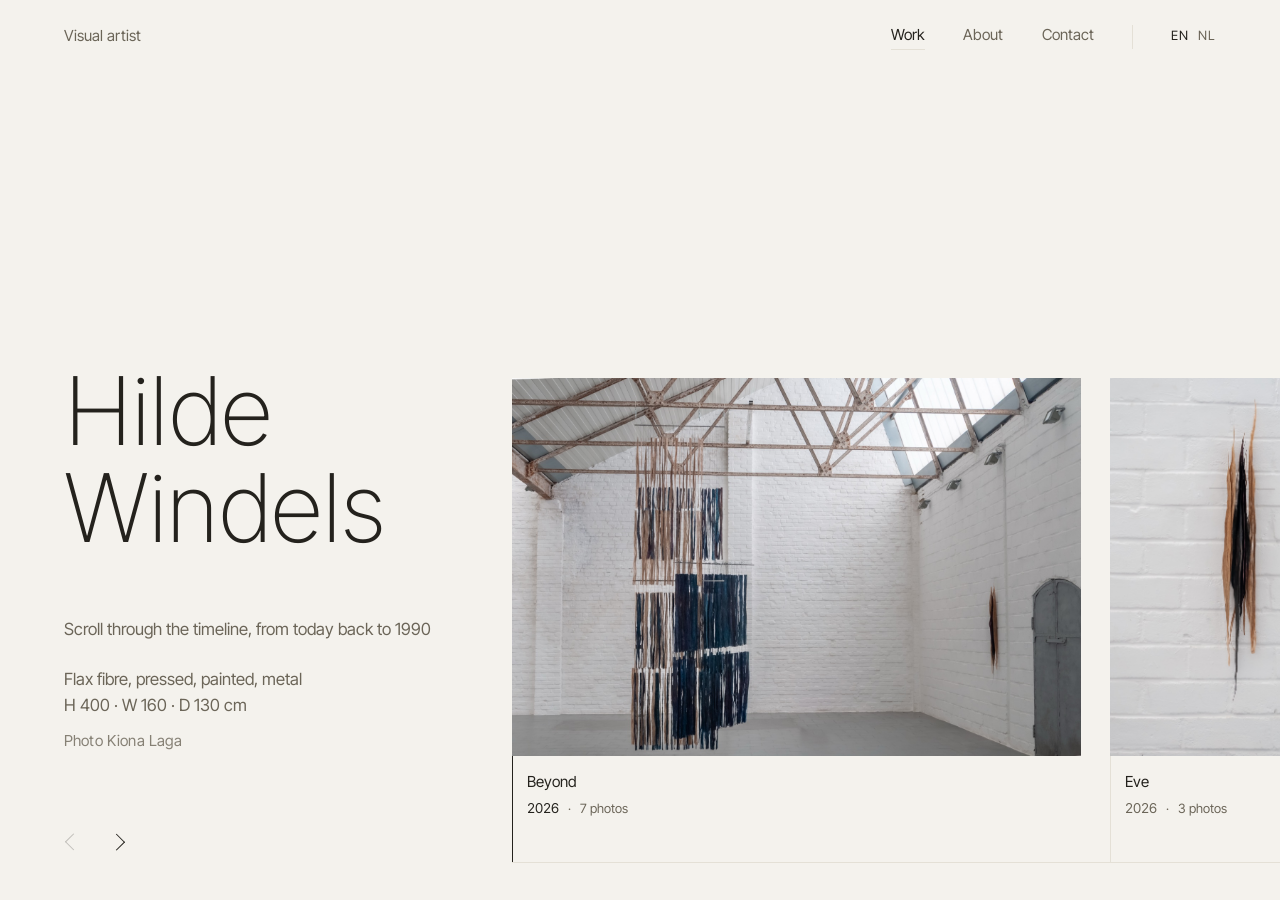
<file: index.html>
<!DOCTYPE html>
<html lang="en">
<head>
  <meta charset="UTF-8" />
  <meta name="viewport" content="width=device-width, initial-scale=1.0" />
  <title>Hilde Windels, visual artist</title>
  <meta name="description" content="The work of Hilde Windels through the years, 1990 to 2026. Visual artist working in flax." />
  <link rel="canonical" href="https://hilde-windels.com/" />
  <link rel="alternate" hreflang="en" href="https://hilde-windels.com/" />
  <link rel="alternate" hreflang="nl" href="https://hilde-windels.com/nl/" />
  <link rel="alternate" hreflang="x-default" href="https://hilde-windels.com/" />

  <!-- Hoe de link eruitziet als hij gedeeld wordt in WhatsApp, mail of sociale media -->
  <meta property="og:type" content="website" />
  <meta property="og:locale" content="en_GB" />
  <meta property="og:site_name" content="Hilde Windels" />
  <meta property="og:url" content="https://hilde-windels.com/" />
  <meta property="og:title" content="Hilde Windels, visual artist" />
  <meta property="og:description" content="The work of Hilde Windels through the years, 1990 to 2026. Visual artist working in flax." />
  <meta property="og:image" content="https://hilde-windels.com/assets/preview.jpg" />
  <meta property="og:image:width" content="1200" />
  <meta property="og:image:height" content="630" />
  <meta property="og:image:alt" content="Detail of a flax work by Hilde Windels" />
  <meta name="twitter:card" content="summary_large_image" />
  <link rel="preconnect" href="https://fonts.googleapis.com" />
  <link rel="preconnect" href="https://fonts.gstatic.com" crossorigin />
  <link href="https://fonts.googleapis.com/css2?family=Inter+Tight:wght@200;300;400;500&display=swap" rel="stylesheet" />
  <link rel="icon" href="favicon.png" type="image/png" />
  <link rel="apple-touch-icon" href="favicon.png" />
  <script type="application/ld+json">
{
  "@context": "https://schema.org",
  "@graph": [
    {
      "@type": "Person",
      "@id": "https://hilde-windels.com/#hilde-windels",
      "name": "Hilde Windels",
      "jobTitle": "Visual artist",
      "url": "https://hilde-windels.com/",
      "image": "https://hilde-windels.com/assets/preview.jpg",
      "birthPlace": {
        "@type": "Place",
        "name": "Tielt, Belgium"
      },
      "address": {
        "@type": "PostalAddress",
        "addressLocality": "Ghent",
        "addressCountry": "BE"
      },
      "knowsAbout": [
        "Flax",
        "Textile art",
        "Visual art"
      ]
    },
    {
      "@type": "WebSite",
      "url": "https://hilde-windels.com/",
      "name": "Hilde Windels",
      "inLanguage": "en",
      "about": {
        "@id": "https://hilde-windels.com/#hilde-windels"
      }
    },
    {
      "@type": "ItemList",
      "name": "Work by Hilde Windels, 1990 to present",
      "numberOfItems": 33,
      "itemListElement": [
        {
          "@type": "ListItem",
          "position": 1,
          "item": {
            "@type": "VisualArtwork",
            "name": "Beyond",
            "dateCreated": "2026",
            "artform": "Textile art",
            "artMedium": "Flax fibre, pressed, painted, metal",
            "creator": {
              "@id": "https://hilde-windels.com/#hilde-windels"
            },
            "image": "https://hilde-windels.com/assets/works/beyond.jpg"
          }
        },
        {
          "@type": "ListItem",
          "position": 2,
          "item": {
            "@type": "VisualArtwork",
            "name": "Eve",
            "dateCreated": "2026",
            "artform": "Textile art",
            "artMedium": "Flax fibre, pressed, painted, pigment, metal",
            "creator": {
              "@id": "https://hilde-windels.com/#hilde-windels"
            },
            "image": "https://hilde-windels.com/assets/works/eve.jpg"
          }
        },
        {
          "@type": "ListItem",
          "position": 3,
          "item": {
            "@type": "VisualArtwork",
            "name": "Environ",
            "dateCreated": "2025",
            "artform": "Textile art",
            "artMedium": "Flax fibre, pressed, charcoal, chalk, pigment, metal",
            "creator": {
              "@id": "https://hilde-windels.com/#hilde-windels"
            },
            "image": "https://hilde-windels.com/assets/works/environ.jpg"
          }
        },
        {
          "@type": "ListItem",
          "position": 4,
          "item": {
            "@type": "VisualArtwork",
            "name": "Reach Out",
            "dateCreated": "2025",
            "artform": "Textile art",
            "artMedium": "Flax fibre, pressed, in different stages of retting",
            "creator": {
              "@id": "https://hilde-windels.com/#hilde-windels"
            },
            "image": "https://hilde-windels.com/assets/works/reach-out.jpg"
          }
        },
        {
          "@type": "ListItem",
          "position": 5,
          "item": {
            "@type": "VisualArtwork",
            "name": "Trace 01 & 02",
            "dateCreated": "2025",
            "artform": "Textile art",
            "artMedium": "Flax fibre, hand-formed and modelled",
            "creator": {
              "@id": "https://hilde-windels.com/#hilde-windels"
            },
            "image": "https://hilde-windels.com/assets/works/trace-01-02.jpg"
          }
        },
        {
          "@type": "ListItem",
          "position": 6,
          "item": {
            "@type": "VisualArtwork",
            "name": "Door-Zicht",
            "dateCreated": "2025",
            "artform": "Textile art",
            "artMedium": "Flax strips, partly painted. Suspended from a metal rod",
            "creator": {
              "@id": "https://hilde-windels.com/#hilde-windels"
            },
            "image": "https://hilde-windels.com/assets/works/door-zicht-3.jpg"
          }
        },
        {
          "@type": "ListItem",
          "position": 7,
          "item": {
            "@type": "VisualArtwork",
            "name": "Change of Perspective",
            "dateCreated": "2021",
            "artform": "Textile art",
            "artMedium": "Assemblage of collages on glass. Flax, painted tissue paper",
            "creator": {
              "@id": "https://hilde-windels.com/#hilde-windels"
            },
            "image": "https://hilde-windels.com/assets/works/change-of-perspective.jpg"
          }
        },
        {
          "@type": "ListItem",
          "position": 8,
          "item": {
            "@type": "VisualArtwork",
            "name": "Hurt",
            "dateCreated": "2019",
            "artform": "Textile art",
            "artMedium": "Flax panels, oil paint, chalk, charcoal. \nInstallation of four pieces.",
            "creator": {
              "@id": "https://hilde-windels.com/#hilde-windels"
            },
            "image": "https://hilde-windels.com/assets/works/hurt.jpg"
          }
        },
        {
          "@type": "ListItem",
          "position": 9,
          "item": {
            "@type": "VisualArtwork",
            "name": "The Light Revealed",
            "dateCreated": "2019",
            "artform": "Textile art",
            "artMedium": "Flax fibre on window. In situ, permanent",
            "creator": {
              "@id": "https://hilde-windels.com/#hilde-windels"
            },
            "image": "https://hilde-windels.com/assets/works/the-light-revealed.jpg"
          }
        },
        {
          "@type": "ListItem",
          "position": 10,
          "item": {
            "@type": "VisualArtwork",
            "name": "Attached",
            "dateCreated": "2019",
            "artform": "Textile art",
            "artMedium": "Bundled flax fibre, cord. Installation against a mulberry tree",
            "creator": {
              "@id": "https://hilde-windels.com/#hilde-windels"
            },
            "image": "https://hilde-windels.com/assets/works/attached.jpg"
          }
        },
        {
          "@type": "ListItem",
          "position": 11,
          "item": {
            "@type": "VisualArtwork",
            "name": "In Between",
            "dateCreated": "2011",
            "artform": "Textile art",
            "artMedium": "Flax strips, metal rods. Transfo, Zwevegem",
            "creator": {
              "@id": "https://hilde-windels.com/#hilde-windels"
            },
            "image": "https://hilde-windels.com/assets/works/in-between.jpg"
          }
        },
        {
          "@type": "ListItem",
          "position": 12,
          "item": {
            "@type": "VisualArtwork",
            "name": "Color Fields",
            "dateCreated": "2011",
            "artform": "Textile art",
            "artMedium": "Coloured flax planes. Transfo, Zwevegem",
            "creator": {
              "@id": "https://hilde-windels.com/#hilde-windels"
            },
            "image": "https://hilde-windels.com/assets/works/color-fields.jpg"
          }
        },
        {
          "@type": "ListItem",
          "position": 13,
          "item": {
            "@type": "VisualArtwork",
            "name": "Shades",
            "dateCreated": "2009",
            "artform": "Textile art",
            "artMedium": "Flax fibre, pressed, in different stages of retting",
            "creator": {
              "@id": "https://hilde-windels.com/#hilde-windels"
            },
            "image": "https://hilde-windels.com/assets/works/shades-2.jpg"
          }
        },
        {
          "@type": "ListItem",
          "position": 14,
          "item": {
            "@type": "VisualArtwork",
            "name": "Circle Line",
            "dateCreated": "2009",
            "artform": "Textile art",
            "artMedium": "Flax fibre. In situ on the floor, Public Library, Harelbeke",
            "creator": {
              "@id": "https://hilde-windels.com/#hilde-windels"
            },
            "image": "https://hilde-windels.com/assets/works/circle-line.jpg"
          }
        },
        {
          "@type": "ListItem",
          "position": 15,
          "item": {
            "@type": "VisualArtwork",
            "name": "Form",
            "dateCreated": "2006",
            "artform": "Textile art",
            "artMedium": "Flax fibre on glass panel",
            "creator": {
              "@id": "https://hilde-windels.com/#hilde-windels"
            },
            "image": "https://hilde-windels.com/assets/works/form.jpg"
          }
        },
        {
          "@type": "ListItem",
          "position": 16,
          "item": {
            "@type": "VisualArtwork",
            "name": "Cut Through",
            "dateCreated": "2005",
            "artform": "Textile art",
            "artMedium": "Flax fibre on window and floor. In situ, Industriemuseum (MIAT), Ghent",
            "creator": {
              "@id": "https://hilde-windels.com/#hilde-windels"
            },
            "image": "https://hilde-windels.com/assets/works/cut-through.jpg"
          }
        },
        {
          "@type": "ListItem",
          "position": 17,
          "item": {
            "@type": "VisualArtwork",
            "name": "Fluent Motion",
            "dateCreated": "2000",
            "artform": "Textile art",
            "artMedium": "Flax fibre. Installation directly on floor and wall. Beguinage, Hoogstraten",
            "creator": {
              "@id": "https://hilde-windels.com/#hilde-windels"
            },
            "image": "https://hilde-windels.com/assets/works/fluent-motion.jpg"
          }
        },
        {
          "@type": "ListItem",
          "position": 18,
          "item": {
            "@type": "VisualArtwork",
            "name": "Mutual",
            "dateCreated": "2000",
            "artform": "Textile art",
            "artMedium": "Flax fibre, thread. Installation. Beguinage, Hoogstraten",
            "creator": {
              "@id": "https://hilde-windels.com/#hilde-windels"
            },
            "image": "https://hilde-windels.com/assets/works/mutual.jpg"
          }
        },
        {
          "@type": "ListItem",
          "position": 19,
          "item": {
            "@type": "VisualArtwork",
            "name": "Related",
            "dateCreated": "2000",
            "artform": "Textile art",
            "artMedium": "Bundled flax fibre, cord. Installation against a yew tree. Beguinage, Hoogstraten",
            "creator": {
              "@id": "https://hilde-windels.com/#hilde-windels"
            },
            "image": "https://hilde-windels.com/assets/works/related.jpg"
          }
        },
        {
          "@type": "ListItem",
          "position": 20,
          "item": {
            "@type": "VisualArtwork",
            "name": "Seven Longings",
            "dateCreated": "2000",
            "artform": "Textile art",
            "artMedium": "Flax fibre, pressed, in different stages of retting. Seven hanging elements. Beguinage, Hoogstraten",
            "creator": {
              "@id": "https://hilde-windels.com/#hilde-windels"
            },
            "image": "https://hilde-windels.com/assets/works/seven-longings.jpg"
          }
        },
        {
          "@type": "ListItem",
          "position": 21,
          "item": {
            "@type": "VisualArtwork",
            "name": "Inner Circle",
            "dateCreated": "1998",
            "artform": "Textile art",
            "artMedium": "Flax fibre on linen, wooden frame",
            "creator": {
              "@id": "https://hilde-windels.com/#hilde-windels"
            },
            "image": "https://hilde-windels.com/assets/works/inner-circle.jpg"
          }
        },
        {
          "@type": "ListItem",
          "position": 22,
          "item": {
            "@type": "VisualArtwork",
            "name": "Sail Away",
            "dateCreated": "1998",
            "artform": "Textile art",
            "artMedium": "Flax fibre on paper collage. 20 elements suspended from tension cables. Molenaarstraat, Ghent",
            "creator": {
              "@id": "https://hilde-windels.com/#hilde-windels"
            },
            "image": "https://hilde-windels.com/assets/works/sail-away.jpg"
          }
        },
        {
          "@type": "ListItem",
          "position": 23,
          "item": {
            "@type": "VisualArtwork",
            "name": "Trace",
            "dateCreated": "1997",
            "artform": "Textile art",
            "artMedium": "Knotted flax fibre around metal wire. André Demedtshuis, Wielsbeke",
            "creator": {
              "@id": "https://hilde-windels.com/#hilde-windels"
            },
            "image": "https://hilde-windels.com/assets/works/trace.jpg"
          }
        },
        {
          "@type": "ListItem",
          "position": 24,
          "item": {
            "@type": "VisualArtwork",
            "name": "To Ground",
            "dateCreated": "1997",
            "artform": "Textile art",
            "artMedium": "Bundled flax with painted feet, corners in sheet metal. Church, Oosterlo",
            "creator": {
              "@id": "https://hilde-windels.com/#hilde-windels"
            },
            "image": "https://hilde-windels.com/assets/works/to-ground.jpg"
          }
        },
        {
          "@type": "ListItem",
          "position": 25,
          "item": {
            "@type": "VisualArtwork",
            "name": "Sojourn",
            "dateCreated": "1997",
            "artform": "Textile art",
            "artMedium": "Bundled flax fibre, linen thread, coil",
            "creator": {
              "@id": "https://hilde-windels.com/#hilde-windels"
            },
            "image": "https://hilde-windels.com/assets/works/sojourn.jpg"
          }
        },
        {
          "@type": "ListItem",
          "position": 26,
          "item": {
            "@type": "VisualArtwork",
            "name": "DreamDay",
            "dateCreated": "1997",
            "artform": "Textile art",
            "artMedium": "Threaded tufts of flax, yarn",
            "creator": {
              "@id": "https://hilde-windels.com/#hilde-windels"
            },
            "image": "https://hilde-windels.com/assets/works/dreamday.jpg"
          }
        },
        {
          "@type": "ListItem",
          "position": 27,
          "item": {
            "@type": "VisualArtwork",
            "name": "The Never Ending Story",
            "dateCreated": "1996",
            "artform": "Textile art",
            "artMedium": "Interwoven flax bundles, linen",
            "creator": {
              "@id": "https://hilde-windels.com/#hilde-windels"
            },
            "image": "https://hilde-windels.com/assets/works/the-never-ending-story.jpg"
          }
        },
        {
          "@type": "ListItem",
          "position": 28,
          "item": {
            "@type": "VisualArtwork",
            "name": "Indigofera",
            "dateCreated": "1996",
            "artform": "Textile art",
            "artMedium": "Hand-formed flax fibre, wooden slats",
            "creator": {
              "@id": "https://hilde-windels.com/#hilde-windels"
            },
            "image": "https://hilde-windels.com/assets/works/indigofera.jpg"
          }
        },
        {
          "@type": "ListItem",
          "position": 29,
          "item": {
            "@type": "VisualArtwork",
            "name": "Your Soul Has Flown Away",
            "dateCreated": "1996",
            "artform": "Textile art",
            "artMedium": "Knotted flax fibre, coil",
            "creator": {
              "@id": "https://hilde-windels.com/#hilde-windels"
            },
            "image": "https://hilde-windels.com/assets/works/your-soul-has-flown-away.jpg"
          }
        },
        {
          "@type": "ListItem",
          "position": 30,
          "item": {
            "@type": "VisualArtwork",
            "name": "Precious Days et Nuits Fauves",
            "dateCreated": "1996",
            "artform": "Textile art",
            "artMedium": "Flax fibre, thread. Installation in front of sheet metal",
            "creator": {
              "@id": "https://hilde-windels.com/#hilde-windels"
            },
            "image": "https://hilde-windels.com/assets/works/precious-days-et-nuits-fauves.jpg"
          }
        },
        {
          "@type": "ListItem",
          "position": 31,
          "item": {
            "@type": "VisualArtwork",
            "name": "A Quiet Place in the Universe",
            "dateCreated": "1992",
            "artform": "Textile art",
            "artMedium": "Flax fibre, wood and metal frame",
            "creator": {
              "@id": "https://hilde-windels.com/#hilde-windels"
            },
            "image": "https://hilde-windels.com/assets/works/a-quiet-place-in-the-universe.jpg"
          }
        },
        {
          "@type": "ListItem",
          "position": 32,
          "item": {
            "@type": "VisualArtwork",
            "name": "Front and Back",
            "dateCreated": "1991",
            "artform": "Textile art",
            "artMedium": "Painted flax fibre, wooden frame",
            "creator": {
              "@id": "https://hilde-windels.com/#hilde-windels"
            },
            "image": "https://hilde-windels.com/assets/works/front-and-back.jpg"
          }
        },
        {
          "@type": "ListItem",
          "position": 33,
          "item": {
            "@type": "VisualArtwork",
            "name": "Untitled",
            "dateCreated": "1990",
            "artform": "Textile art",
            "artMedium": "Painted flax strips (80 pieces) in a metal structure",
            "creator": {
              "@id": "https://hilde-windels.com/#hilde-windels"
            },
            "image": "https://hilde-windels.com/assets/works/zonder-titel-2.jpg"
          }
        }
      ]
    }
  ]
}
  </script>

  <link rel="stylesheet" href="styles.css?v=28" />
</head>
<body class="page page--timeline">

  <header class="bar">
    <p class="bar__role">Visual artist</p>
    <span class="taal taal--balk"><span class="taal__nu" aria-current="true">EN</span><a href="nl/" hreflang="nl" lang="nl" aria-label="Nederlands">NL</a></span>
    <button class="burger" id="burger" type="button" aria-label="Open menu" aria-expanded="false" aria-controls="menu">
      <span></span><span></span>
    </button>
    <nav class="bar__nav" id="menu" aria-label="Main navigation">
      <a href="index.html" class="is-current" aria-current="page">Work</a>
      <a href="about.html">About</a>
      <a href="contact.html">Contact</a>
      <span class="taal"><span class="taal__nu" aria-current="true">EN</span><a href="nl/" hreflang="nl" lang="nl" aria-label="Nederlands">NL</a></span>
    </nav>
  </header>

  <main class="stage">
    <div class="stage__side">
      <h1 class="display">Hilde<br />Windels</h1>
      <p class="display__sub">Scroll through the timeline, from today back to 1990</p>
      <div class="focus" id="focus"><span class="focus__live" aria-live="polite"><span class="d d--materiaal">Flax fibre, pressed, painted, metal</span><span class="d d--maten">H 400 · W 160 · D 130 cm</span><span class="d d--foto">Photo Kiona Laga</span></span></div>
      <div class="bladeren">
        <button class="pijl pijl--vorige" id="tl-vorige" type="button" aria-label="Previous works" disabled></button>
        <button class="pijl pijl--volgende" id="tl-volgende" type="button" aria-label="Next works"></button>
      </div>
    </div>

    <div class="timeline">
      <ol class="tl__list" id="tl">
        <li class="tl__item" data-fotos="/assets/works/beyond.jpg|/assets/works/beyond-2.jpg|/assets/works/beyond-3.jpg|/assets/works/beyond-4.jpg|/assets/works/beyond-5.jpg|/assets/works/beyond-6.jpg|/assets/works/beyond-7.jpg" data-detail="&lt;span class=&quot;d d--materiaal&quot;&gt;Flax fibre, pressed, painted, metal&lt;/span&gt;&lt;span class=&quot;d d--maten&quot;&gt;H 400 · W 160 · D 130 cm&lt;/span&gt;&lt;span class=&quot;d d--foto&quot;&gt;Photo Kiona Laga&lt;/span&gt;" style="--ar:1.5066">
          <button class="tl__frame" type="button" aria-label="View Beyond, 2026, 7 photos"><img src="/assets/works/beyond.jpg" width="1600" height="1062" alt="Beyond, 2026" /></button>
          <div class="tl__cap">
            <h3 class="tl__title">Beyond</h3>
            <span class="tl__regel"><span class="tl__year">2026</span><span class="tl__meer">7 photos</span></span>
          </div>
        </li>
        <li class="tl__item" data-fotos="/assets/works/eve.jpg|/assets/works/eve-2.jpg|/assets/works/eve-3.jpg" data-detail="&lt;span class=&quot;d d--materiaal&quot;&gt;Flax fibre, pressed, painted, pigment, metal&lt;/span&gt;&lt;span class=&quot;d d--maten&quot;&gt;H 140 · W 11 · D 10 cm&lt;/span&gt;&lt;span class=&quot;d d--foto&quot;&gt;Photo Kiona Laga&lt;/span&gt;" style="--ar:0.6637">
          <button class="tl__frame" type="button" aria-label="View Eve, 2026, 3 photos"><img src="/assets/works/eve.jpg" width="1062" height="1600" alt="Eve, 2026" /></button>
          <div class="tl__cap">
            <h3 class="tl__title">Eve</h3>
            <span class="tl__regel"><span class="tl__year">2026</span><span class="tl__meer">3 photos</span></span>
          </div>
        </li>
        <li class="tl__item" data-fotos="/assets/works/environ.jpg|/assets/works/environ-2.jpg|/assets/works/environ-3.jpg|/assets/works/environ-4.jpg" data-detail="&lt;span class=&quot;d d--materiaal&quot;&gt;Flax fibre, pressed, charcoal, chalk, pigment, metal&lt;/span&gt;&lt;span class=&quot;d d--maten&quot;&gt;H 80 · W 50 · D 8 cm&lt;/span&gt;&lt;span class=&quot;d d--foto&quot;&gt;Photo Kiona Laga&lt;/span&gt;" style="--ar:0.6637">
          <button class="tl__frame" type="button" aria-label="View Environ, 2025, 4 photos"><img src="/assets/works/environ.jpg" width="1062" height="1600" alt="Environ, 2025" /></button>
          <div class="tl__cap">
            <h3 class="tl__title">Environ</h3>
            <span class="tl__regel"><span class="tl__year">2025</span><span class="tl__meer">4 photos</span></span>
          </div>
        </li>
        <li class="tl__item" data-fotos="/assets/works/reach-out.jpg|/assets/works/reach-out-2.jpg|/assets/works/reach-out-3.jpg|/assets/works/reach-out-4.jpg|/assets/works/reach-out-5.jpg" data-detail="&lt;span class=&quot;d d--materiaal&quot;&gt;Flax fibre, pressed, in different stages of retting&lt;/span&gt;&lt;span class=&quot;d d--maten&quot;&gt;H 470 · W 300 · D 200 cm&lt;/span&gt;" style="--ar:0.7500">
          <button class="tl__frame" type="button" aria-label="View Reach Out, 2025, 5 photos"><img src="/assets/works/reach-out.jpg" width="1200" height="1600" alt="Reach Out, 2025" /></button>
          <div class="tl__cap">
            <h3 class="tl__title">Reach Out</h3>
            <span class="tl__regel"><span class="tl__year">2025</span><span class="tl__meer">5 photos</span></span>
          </div>
        </li>
        <li class="tl__item" data-fotos="/assets/works/trace-01-02.jpg|/assets/works/trace-01-02-2.jpg|/assets/works/trace-01-02-3.jpg" data-detail="&lt;span class=&quot;d d--materiaal&quot;&gt;Flax fibre, hand-formed and modelled&lt;/span&gt;&lt;span class=&quot;d d--maten&quot;&gt;H 110 · W 48 · D 3 cm&lt;/span&gt;" style="--ar:1.3333">
          <button class="tl__frame" type="button" aria-label="View Trace 01 &amp; 02, 2025, 3 photos"><img src="/assets/works/trace-01-02.jpg" loading="lazy" width="1600" height="1200" alt="Trace 01 &amp; 02, 2025" /></button>
          <div class="tl__cap">
            <h3 class="tl__title">Trace 01 &amp; 02</h3>
            <span class="tl__regel"><span class="tl__year">2025</span><span class="tl__meer">3 photos</span></span>
          </div>
        </li>
        <li class="tl__item" data-fotos="/assets/works/door-zicht-3.jpg|/assets/works/door-zicht.jpg|/assets/works/door-zicht-2.jpg" data-detail="&lt;span class=&quot;d d--materiaal&quot;&gt;Flax strips, partly painted. Suspended from a metal rod&lt;/span&gt;&lt;span class=&quot;d d--maten&quot;&gt;H 152 · W 94 · D 5 cm&lt;/span&gt;" style="--ar:0.6150">
          <button class="tl__frame" type="button" aria-label="View Door-Zicht, 2025, 3 photos"><img src="/assets/works/door-zicht-3.jpg" loading="lazy" width="984" height="1600" alt="Door-Zicht, 2025" /></button>
          <div class="tl__cap">
            <h3 class="tl__title">Door-Zicht</h3>
            <span class="tl__regel"><span class="tl__year">2025</span><span class="tl__meer">3 photos</span></span>
          </div>
        </li>
        <li class="tl__item" data-fotos="/assets/works/change-of-perspective.jpg|/assets/works/change-of-perspective-2.jpg" data-detail="&lt;span class=&quot;d d--materiaal&quot;&gt;Assemblage of collages on glass. Flax, painted tissue paper&lt;/span&gt;&lt;span class=&quot;d d--maten&quot;&gt;H 80 · W 90 · D 10 cm&lt;/span&gt;" style="--ar:0.7131">
          <button class="tl__frame" type="button" aria-label="View Change of Perspective, 2021, 2 photos"><img src="/assets/works/change-of-perspective.jpg" loading="lazy" width="1141" height="1600" alt="Change of Perspective, 2021" /></button>
          <div class="tl__cap">
            <h3 class="tl__title">Change of Perspective</h3>
            <span class="tl__regel"><span class="tl__year">2021</span><span class="tl__meer">2 photos</span></span>
          </div>
        </li>
        <li class="tl__item" data-fotos="/assets/works/hurt.jpg|/assets/works/hurt-2.jpg|/assets/works/hurt-3.jpg|/assets/works/hurt-4.jpg|/assets/works/hurt-5.jpg|/assets/works/hurt-6.jpg" data-detail="&lt;span class=&quot;d d--materiaal&quot;&gt;Flax panels, oil paint, chalk, charcoal. Installation of four pieces&lt;/span&gt;&lt;span class=&quot;d d--maten&quot;&gt;H 120 · W 80 · D 7 cm&lt;/span&gt;" style="--ar:0.7087">
          <button class="tl__frame" type="button" aria-label="View Hurt, 2019, 6 photos"><img src="/assets/works/hurt.jpg" loading="lazy" width="1134" height="1600" alt="Hurt, 2019" /></button>
          <div class="tl__cap">
            <h3 class="tl__title">Hurt</h3>
            <span class="tl__regel"><span class="tl__year">2019</span><span class="tl__meer">6 photos</span></span>
          </div>
        </li>
        <li class="tl__item" data-fotos="/assets/works/the-light-revealed.jpg|/assets/works/the-light-revealed-2.jpg" data-detail="&lt;span class=&quot;d d--materiaal&quot;&gt;Flax fibre on window. In situ, permanent&lt;/span&gt;&lt;span class=&quot;d d--maten&quot;&gt;H 200 · W 230 cm&lt;/span&gt;&lt;span class=&quot;d d--collectie&quot;&gt;Collection Huis Perrekes, Oosterlo&lt;/span&gt;&lt;span class=&quot;d d--foto&quot;&gt;Photo Rudi Clause&lt;/span&gt;" style="--ar:1.3201">
          <button class="tl__frame" type="button" aria-label="View The Light Revealed, 2019, 2 photos"><img src="/assets/works/the-light-revealed.jpg" loading="lazy" width="1600" height="1212" alt="The Light Revealed, 2019" /></button>
          <div class="tl__cap">
            <h3 class="tl__title">The Light Revealed</h3>
            <span class="tl__regel"><span class="tl__year">2019</span><span class="tl__meer">2 photos</span></span>
          </div>
        </li>
        <li class="tl__item" data-fotos="/assets/works/attached.jpg|/assets/works/attached-2.jpg|/assets/works/attached-3.jpg" data-detail="&lt;span class=&quot;d d--materiaal&quot;&gt;Bundled flax fibre, cord. Installation against a mulberry tree&lt;/span&gt;&lt;span class=&quot;d d--maten&quot;&gt;H 240 · W 80 · D 60 cm&lt;/span&gt;&lt;span class=&quot;d d--foto&quot;&gt;Photo Rudi Clause&lt;/span&gt;" style="--ar:2.2130">
          <button class="tl__frame" type="button" aria-label="View Attached, 2019, 3 photos"><img src="/assets/works/attached.jpg" loading="lazy" width="1600" height="723" alt="Attached, 2019" /></button>
          <div class="tl__cap">
            <h3 class="tl__title">Attached</h3>
            <span class="tl__regel"><span class="tl__year">2019</span><span class="tl__meer">3 photos</span></span>
          </div>
        </li>
        <li class="tl__item" data-fotos="/assets/works/in-between.jpg|/assets/works/in-between-2.jpg|/assets/works/in-between-3.jpg" data-detail="&lt;span class=&quot;d d--materiaal&quot;&gt;Flax strips, metal rods. Transfo, Zwevegem&lt;/span&gt;&lt;span class=&quot;d d--maten&quot;&gt;H 310 · W 52 cm&lt;/span&gt;&lt;span class=&quot;d d--foto&quot;&gt;Photo Jeroen Windels&lt;/span&gt;" style="--ar:1.5326">
          <button class="tl__frame" type="button" aria-label="View In Between, 2011, 3 photos"><img src="/assets/works/in-between.jpg" loading="lazy" width="1600" height="1044" alt="In Between, 2011" /></button>
          <div class="tl__cap">
            <h3 class="tl__title">In Between</h3>
            <span class="tl__regel"><span class="tl__year">2011</span><span class="tl__meer">3 photos</span></span>
          </div>
        </li>
        <li class="tl__item" data-fotos="/assets/works/color-fields.jpg" data-detail="&lt;span class=&quot;d d--materiaal&quot;&gt;Coloured flax planes. Transfo, Zwevegem&lt;/span&gt;&lt;span class=&quot;d d--maten&quot;&gt;L 850 · W 250 · H 27 cm&lt;/span&gt;&lt;span class=&quot;d d--foto&quot;&gt;Photo Jeroen Windels&lt;/span&gt;" style="--ar:1.9851">
          <button class="tl__frame" type="button" aria-label="View Color Fields, 2011, photo"><img src="/assets/works/color-fields.jpg" loading="lazy" width="1600" height="806" alt="Color Fields, 2011" /></button>
          <div class="tl__cap">
            <h3 class="tl__title">Color Fields</h3>
            <span class="tl__year">2011</span>
          </div>
        </li>
        <li class="tl__item" data-fotos="/assets/works/shades-2.jpg|/assets/works/shades-3.jpg|/assets/works/shades.jpg" data-detail="&lt;span class=&quot;d d--materiaal&quot;&gt;Flax fibre, pressed, in different stages of retting&lt;/span&gt;&lt;span class=&quot;d d--maten&quot;&gt;H 95 · W 160 · D 15 cm&lt;/span&gt;" style="--ar:0.7500">
          <button class="tl__frame" type="button" aria-label="View Shades, 2009, 3 photos"><img src="/assets/works/shades-2.jpg" loading="lazy" width="1200" height="1600" alt="Shades, 2009" /></button>
          <div class="tl__cap">
            <h3 class="tl__title">Shades</h3>
            <span class="tl__regel"><span class="tl__year">2009</span><span class="tl__meer">3 photos</span></span>
          </div>
        </li>
        <li class="tl__item" data-fotos="/assets/works/circle-line.jpg" data-detail="&lt;span class=&quot;d d--materiaal&quot;&gt;Flax fibre. In situ on the floor, Public Library, Harelbeke&lt;/span&gt;&lt;span class=&quot;d d--maten&quot;&gt;500 × 500 cm&lt;/span&gt;&lt;span class=&quot;d d--foto&quot;&gt;Photo Jeroen Windels&lt;/span&gt;" style="--ar:1.4134">
          <button class="tl__frame" type="button" aria-label="View Circle Line, 2009, photo"><img src="/assets/works/circle-line.jpg" loading="lazy" width="1600" height="1132" alt="Circle Line, 2009" /></button>
          <div class="tl__cap">
            <h3 class="tl__title">Circle Line</h3>
            <span class="tl__year">2009</span>
          </div>
        </li>
        <li class="tl__item" data-fotos="/assets/works/form.jpg|/assets/works/form-2.jpg" data-detail="&lt;span class=&quot;d d--materiaal&quot;&gt;Flax fibre on glass panel&lt;/span&gt;&lt;span class=&quot;d d--maten&quot;&gt;H 79 · W 105 cm&lt;/span&gt;" style="--ar:1.4122">
          <button class="tl__frame" type="button" aria-label="View Form, 2006, 2 photos"><img src="/assets/works/form.jpg" loading="lazy" width="1600" height="1133" alt="Form, 2006" /></button>
          <div class="tl__cap">
            <h3 class="tl__title">Form</h3>
            <span class="tl__regel"><span class="tl__year">2006</span><span class="tl__meer">2 photos</span></span>
          </div>
        </li>
        <li class="tl__item" data-fotos="/assets/works/cut-through.jpg|/assets/works/cut-through-2-recht.jpg|/assets/works/cut-through-3.jpg" data-detail="&lt;span class=&quot;d d--materiaal&quot;&gt;Flax fibre on window and floor. In situ, Industriemuseum (MIAT), Ghent&lt;/span&gt;&lt;span class=&quot;d d--maten&quot;&gt;H 600 · W 1200 cm&lt;/span&gt;&lt;span class=&quot;d d--foto&quot;&gt;Photo Jeroen Windels&lt;/span&gt;" style="--ar:2.3426">
          <button class="tl__frame" type="button" aria-label="View Cut Through, 2005, 3 photos"><img src="/assets/works/cut-through.jpg" loading="lazy" width="1600" height="683" alt="Cut Through, 2005" /></button>
          <div class="tl__cap">
            <h3 class="tl__title">Cut Through</h3>
            <span class="tl__regel"><span class="tl__year">2005</span><span class="tl__meer">3 photos</span></span>
          </div>
        </li>
        <li class="tl__item" data-fotos="/assets/works/fluent-motion.jpg" data-detail="&lt;span class=&quot;d d--materiaal&quot;&gt;Flax fibre. Installation directly on floor and wall. Beguinage, Hoogstraten&lt;/span&gt;&lt;span class=&quot;d d--maten&quot;&gt;Room 440 × 430 cm · H 240 cm&lt;/span&gt;&lt;span class=&quot;d d--foto&quot;&gt;Photo Jeroen Windels&lt;/span&gt;" style="--ar:1.4134">
          <button class="tl__frame" type="button" aria-label="View Fluent Motion, 2000, photo"><img src="/assets/works/fluent-motion.jpg" loading="lazy" width="1600" height="1132" alt="Fluent Motion, 2000" /></button>
          <div class="tl__cap">
            <h3 class="tl__title">Fluent Motion</h3>
            <span class="tl__year">2000</span>
          </div>
        </li>
        <li class="tl__item" data-fotos="/assets/works/mutual.jpg" data-detail="&lt;span class=&quot;d d--materiaal&quot;&gt;Flax fibre, thread. Installation. Beguinage, Hoogstraten&lt;/span&gt;&lt;span class=&quot;d d--maten&quot;&gt;H 14 · W 240 · D 120 cm&lt;/span&gt;&lt;span class=&quot;d d--foto&quot;&gt;Photo Jeroen Windels&lt;/span&gt;" style="--ar:1.4467">
          <button class="tl__frame" type="button" aria-label="View Mutual, 2000, photo"><img src="/assets/works/mutual.jpg" loading="lazy" width="1600" height="1106" alt="Mutual, 2000" /></button>
          <div class="tl__cap">
            <h3 class="tl__title">Mutual</h3>
            <span class="tl__year">2000</span>
          </div>
        </li>
        <li class="tl__item" data-fotos="/assets/works/related.jpg" data-detail="&lt;span class=&quot;d d--materiaal&quot;&gt;Bundled flax fibre, cord. Installation against a yew tree. Beguinage, Hoogstraten&lt;/span&gt;&lt;span class=&quot;d d--maten&quot;&gt;H 230 · W 90 · D 70 cm&lt;/span&gt;&lt;span class=&quot;d d--foto&quot;&gt;Photo Jeroen Windels&lt;/span&gt;" style="--ar:1.4787">
          <button class="tl__frame" type="button" aria-label="View Related, 2000, photo"><img src="/assets/works/related.jpg" loading="lazy" width="1600" height="1082" alt="Related, 2000" /></button>
          <div class="tl__cap">
            <h3 class="tl__title">Related</h3>
            <span class="tl__year">2000</span>
          </div>
        </li>
        <li class="tl__item" data-fotos="/assets/works/seven-longings.jpg|/assets/works/seven-longings-2.jpg|/assets/works/seven-longings-3.jpg" data-detail="&lt;span class=&quot;d d--materiaal&quot;&gt;Flax fibre, pressed, in different stages of retting. Seven hanging elements. Beguinage, Hoogstraten&lt;/span&gt;&lt;span class=&quot;d d--maten&quot;&gt;H 380 · W 120 cm (each)&lt;/span&gt;&lt;span class=&quot;d d--foto&quot;&gt;Photo Jeroen Windels&lt;/span&gt;" style="--ar:0.7100">
          <button class="tl__frame" type="button" aria-label="View Seven Longings, 2000, 3 photos"><img src="/assets/works/seven-longings.jpg" loading="lazy" width="1136" height="1600" alt="Seven Longings, 2000" /></button>
          <div class="tl__cap">
            <h3 class="tl__title">Seven Longings</h3>
            <span class="tl__regel"><span class="tl__year">2000</span><span class="tl__meer">3 photos</span></span>
          </div>
        </li>
        <li class="tl__item" data-fotos="/assets/works/inner-circle.jpg|/assets/works/inner-circle-2.jpg" data-detail="&lt;span class=&quot;d d--materiaal&quot;&gt;Flax fibre on linen, wooden frame&lt;/span&gt;&lt;span class=&quot;d d--maten&quot;&gt;Ø circle 800 cm&lt;/span&gt;&lt;span class=&quot;d d--collectie&quot;&gt;H 70 · W 70 · D 35 cm (each). Collection Industriemuseum (MIAT), Ghent&lt;/span&gt;&lt;span class=&quot;d d--foto&quot;&gt;Photo Jeroen Windels&lt;/span&gt;" style="--ar:2.3290">
          <button class="tl__frame" type="button" aria-label="View Inner Circle, 1998, 2 photos"><img src="/assets/works/inner-circle.jpg" loading="lazy" width="1600" height="687" alt="Inner Circle, 1998" /></button>
          <div class="tl__cap">
            <h3 class="tl__title">Inner Circle</h3>
            <span class="tl__regel"><span class="tl__year">1998</span><span class="tl__meer">2 photos</span></span>
          </div>
        </li>
        <li class="tl__item" data-fotos="/assets/works/sail-away.jpg|/assets/works/sail-away-2.jpg|/assets/works/sail-away-3.jpg" data-detail="&lt;span class=&quot;d d--materiaal&quot;&gt;Flax fibre on paper collage. 20 elements suspended from tension cables. Molenaarstraat, Ghent&lt;/span&gt;&lt;span class=&quot;d d--maten&quot;&gt;H 100 · W 175 cm (each)&lt;/span&gt;&lt;span class=&quot;d d--foto&quot;&gt;Photo Jeroen Windels&lt;/span&gt;" style="--ar:1.4467">
          <button class="tl__frame" type="button" aria-label="View Sail Away, 1998, 3 photos"><img src="/assets/works/sail-away.jpg" loading="lazy" width="1600" height="1106" alt="Sail Away, 1998" /></button>
          <div class="tl__cap">
            <h3 class="tl__title">Sail Away</h3>
            <span class="tl__regel"><span class="tl__year">1998</span><span class="tl__meer">3 photos</span></span>
          </div>
        </li>
        <li class="tl__item" data-fotos="/assets/works/trace.jpg" data-detail="&lt;span class=&quot;d d--materiaal&quot;&gt;Knotted flax fibre around metal wire. André Demedtshuis, Wielsbeke&lt;/span&gt;&lt;span class=&quot;d d--maten&quot;&gt;H variable · W 6 · D 12 cm&lt;/span&gt;" style="--ar:0.6881">
          <button class="tl__frame" type="button" aria-label="View Trace, 1997, photo"><img src="/assets/works/trace.jpg" loading="lazy" width="1101" height="1600" alt="Trace, 1997" /></button>
          <div class="tl__cap">
            <h3 class="tl__title">Trace</h3>
            <span class="tl__year">1997</span>
          </div>
        </li>
        <li class="tl__item" data-fotos="/assets/works/to-ground.jpg|/assets/works/to-ground-2.jpg" data-detail="&lt;span class=&quot;d d--materiaal&quot;&gt;Bundled flax with painted feet, corners in sheet metal. Church, Oosterlo&lt;/span&gt;&lt;span class=&quot;d d--maten&quot;&gt;H 74 · Ø 120 cm&lt;/span&gt;&lt;span class=&quot;d d--foto&quot;&gt;Photo Jeroen Windels&lt;/span&gt;" style="--ar:1.4159">
          <button class="tl__frame" type="button" aria-label="View To Ground, 1997, 2 photos"><img src="/assets/works/to-ground.jpg" loading="lazy" width="1600" height="1130" alt="To Ground, 1997" /></button>
          <div class="tl__cap">
            <h3 class="tl__title">To Ground</h3>
            <span class="tl__regel"><span class="tl__year">1997</span><span class="tl__meer">2 photos</span></span>
          </div>
        </li>
        <li class="tl__item" data-fotos="/assets/works/sojourn.jpg|/assets/works/sojourn-2.jpg" data-detail="&lt;span class=&quot;d d--materiaal&quot;&gt;Bundled flax fibre, linen thread, coil&lt;/span&gt;&lt;span class=&quot;d d--maten&quot;&gt;H 170 · Ø 25–43 cm&lt;/span&gt;" style="--ar:0.5575">
          <button class="tl__frame" type="button" aria-label="View Sojourn, 1997, 2 photos"><img src="/assets/works/sojourn.jpg" loading="lazy" width="892" height="1600" alt="Sojourn, 1997" /></button>
          <div class="tl__cap">
            <h3 class="tl__title">Sojourn</h3>
            <span class="tl__regel"><span class="tl__year">1997</span><span class="tl__meer">2 photos</span></span>
          </div>
        </li>
        <li class="tl__item" data-fotos="/assets/works/dreamday.jpg" data-detail="&lt;span class=&quot;d d--materiaal&quot;&gt;Threaded tufts of flax, yarn&lt;/span&gt;&lt;span class=&quot;d d--maten&quot;&gt;H 170 · W 150 · D 2 cm&lt;/span&gt;&lt;span class=&quot;d d--foto&quot;&gt;Photo Jeroen Windels&lt;/span&gt;" style="--ar:1.4097">
          <button class="tl__frame" type="button" aria-label="View DreamDay, 1997, photo"><img src="/assets/works/dreamday.jpg" loading="lazy" width="1600" height="1135" alt="DreamDay, 1997" /></button>
          <div class="tl__cap">
            <h3 class="tl__title">DreamDay</h3>
            <span class="tl__year">1997</span>
          </div>
        </li>
        <li class="tl__item" data-fotos="/assets/works/the-never-ending-story.jpg|/assets/works/the-never-ending-story-2.jpg" data-detail="&lt;span class=&quot;d d--materiaal&quot;&gt;Interwoven flax bundles, linen&lt;/span&gt;&lt;span class=&quot;d d--maten&quot;&gt;H 7 · W 90 · L 180 cm&lt;/span&gt;&lt;span class=&quot;d d--foto&quot;&gt;Photo Jeroen Windels&lt;/span&gt;" style="--ar:1.4134">
          <button class="tl__frame" type="button" aria-label="View The Never Ending Story, 1996, 2 photos"><img src="/assets/works/the-never-ending-story.jpg" loading="lazy" width="1600" height="1132" alt="The Never Ending Story, 1996" /></button>
          <div class="tl__cap">
            <h3 class="tl__title">The Never Ending Story</h3>
            <span class="tl__regel"><span class="tl__year">1996</span><span class="tl__meer">2 photos</span></span>
          </div>
        </li>
        <li class="tl__item" data-fotos="/assets/works/indigofera.jpg" data-detail="&lt;span class=&quot;d d--materiaal&quot;&gt;Hand-formed flax fibre, wooden slats&lt;/span&gt;&lt;span class=&quot;d d--maten&quot;&gt;H 245 · W 70 · D 0.5 cm&lt;/span&gt;&lt;span class=&quot;d d--foto&quot;&gt;Photo Jeroen Windels&lt;/span&gt;" style="--ar:0.8425">
          <button class="tl__frame" type="button" aria-label="View Indigofera, 1996, photo"><img src="/assets/works/indigofera.jpg" loading="lazy" width="1348" height="1600" alt="Indigofera, 1996" /></button>
          <div class="tl__cap">
            <h3 class="tl__title">Indigofera</h3>
            <span class="tl__year">1996</span>
          </div>
        </li>
        <li class="tl__item" data-fotos="/assets/works/your-soul-has-flown-away.jpg|/assets/works/your-soul-has-flown-away-2.jpg" data-detail="&lt;span class=&quot;d d--materiaal&quot;&gt;Knotted flax fibre, coil&lt;/span&gt;&lt;span class=&quot;d d--maten&quot;&gt;H 4.5 · W 25 · D 18 cm&lt;/span&gt;&lt;span class=&quot;d d--foto&quot;&gt;Photo Jeroen Windels&lt;/span&gt;" style="--ar:0.6594">
          <button class="tl__frame" type="button" aria-label="View Your Soul Has Flown Away, 1996, 2 photos"><img src="/assets/works/your-soul-has-flown-away.jpg" loading="lazy" width="1055" height="1600" alt="Your Soul Has Flown Away, 1996" /></button>
          <div class="tl__cap">
            <h3 class="tl__title">Your Soul Has Flown Away</h3>
            <span class="tl__regel"><span class="tl__year">1996</span><span class="tl__meer">2 photos</span></span>
          </div>
        </li>
        <li class="tl__item" data-fotos="/assets/works/precious-days-et-nuits-fauves.jpg|/assets/works/precious-days-et-nuits-fauves-2.jpg" data-detail="&lt;span class=&quot;d d--materiaal&quot;&gt;Flax fibre, thread. Installation in front of sheet metal&lt;/span&gt;&lt;span class=&quot;d d--maten&quot;&gt;H 14 · W 240 · D 120 cm&lt;/span&gt;&lt;span class=&quot;d d--foto&quot;&gt;Photo Jeroen Windels&lt;/span&gt;" style="--ar:0.5725">
          <button class="tl__frame" type="button" aria-label="View Precious Days et Nuits Fauves, 1996, 2 photos"><img src="/assets/works/precious-days-et-nuits-fauves.jpg" loading="lazy" width="916" height="1600" alt="Precious Days et Nuits Fauves, 1996" /></button>
          <div class="tl__cap">
            <h3 class="tl__title">Precious Days et Nuits Fauves</h3>
            <span class="tl__regel"><span class="tl__year">1996</span><span class="tl__meer">2 photos</span></span>
          </div>
        </li>
        <li class="tl__item" data-fotos="/assets/works/a-quiet-place-in-the-universe.jpg" data-detail="&lt;span class=&quot;d d--materiaal&quot;&gt;Flax fibre, wood and metal frame&lt;/span&gt;&lt;span class=&quot;d d--maten&quot;&gt;H 205 · W 90 · D 70 cm&lt;/span&gt;&lt;span class=&quot;d d--foto&quot;&gt;Photo Jeroen Windels&lt;/span&gt;" style="--ar:0.7250">
          <button class="tl__frame" type="button" aria-label="View A Quiet Place in the Universe, 1992, photo"><img src="/assets/works/a-quiet-place-in-the-universe.jpg" loading="lazy" width="1160" height="1600" alt="A Quiet Place in the Universe, 1992" /></button>
          <div class="tl__cap">
            <h3 class="tl__title">A Quiet Place in the Universe</h3>
            <span class="tl__year">1992</span>
          </div>
        </li>
        <li class="tl__item" data-fotos="/assets/works/front-and-back.jpg" data-detail="&lt;span class=&quot;d d--materiaal&quot;&gt;Painted flax fibre, wooden frame&lt;/span&gt;&lt;span class=&quot;d d--maten&quot;&gt;H 150 · W 150 · D 7 cm&lt;/span&gt;&lt;span class=&quot;d d--foto&quot;&gt;Photo Jeroen Windels&lt;/span&gt;" style="--ar:1.4506">
          <button class="tl__frame" type="button" aria-label="View Front and Back, 1991, photo"><img src="/assets/works/front-and-back.jpg" loading="lazy" width="1600" height="1103" alt="Front and Back, 1991" /></button>
          <div class="tl__cap">
            <h3 class="tl__title">Front and Back</h3>
            <span class="tl__year">1991</span>
          </div>
        </li>
        <li class="tl__item" data-fotos="/assets/works/zonder-titel-2.jpg|/assets/works/zonder-titel-3.jpg|/assets/works/zonder-titel.jpg" data-detail="&lt;span class=&quot;d d--materiaal&quot;&gt;Painted flax strips (80 pieces) in a metal structure&lt;/span&gt;&lt;span class=&quot;d d--maten&quot;&gt;H 380 · W 120 · D 80 cm&lt;/span&gt;&lt;span class=&quot;d d--foto&quot;&gt;Photo Jeroen Windels&lt;/span&gt;" style="--ar:0.5650">
          <button class="tl__frame" type="button" aria-label="View Untitled, 1990, 3 photos"><img src="/assets/works/zonder-titel-2.jpg" loading="lazy" width="904" height="1600" alt="Untitled, 1990" /></button>
          <div class="tl__cap">
            <h3 class="tl__title">Untitled</h3>
            <span class="tl__regel"><span class="tl__year">1990</span><span class="tl__meer">3 photos</span></span>
          </div>
        </li>
      </ol>
    </div>
  </main>

  <div class="kijker" id="kijker" tabindex="-1" hidden>
    <button class="kijker__sluit" id="kijker-sluit" type="button" aria-label="Close"></button>
    <button class="pijl pijl--vorige kijker__pijl kijker__pijl--vorige" id="kijker-vorige" type="button" aria-label="Previous photo"></button>
    <figure class="kijker__fig">
      <img id="kijker-img" alt="" />
      <figcaption class="kijker__cap">
        <span class="kijker__kop"><span class="kijker__titel" id="kijker-titel"></span><span class="kijker__jaar" id="kijker-jaar"></span></span>
        <span class="kijker__detail" id="kijker-detail"></span>
        <span class="kijker__teller" id="kijker-teller"></span>
      </figcaption>
    </figure>
    <button class="pijl pijl--volgende kijker__pijl kijker__pijl--volgende" id="kijker-volgende" type="button" aria-label="Next photo"></button>
  </div>


  <script src="script.js?v=28"></script>
</body>
</html>
</file>
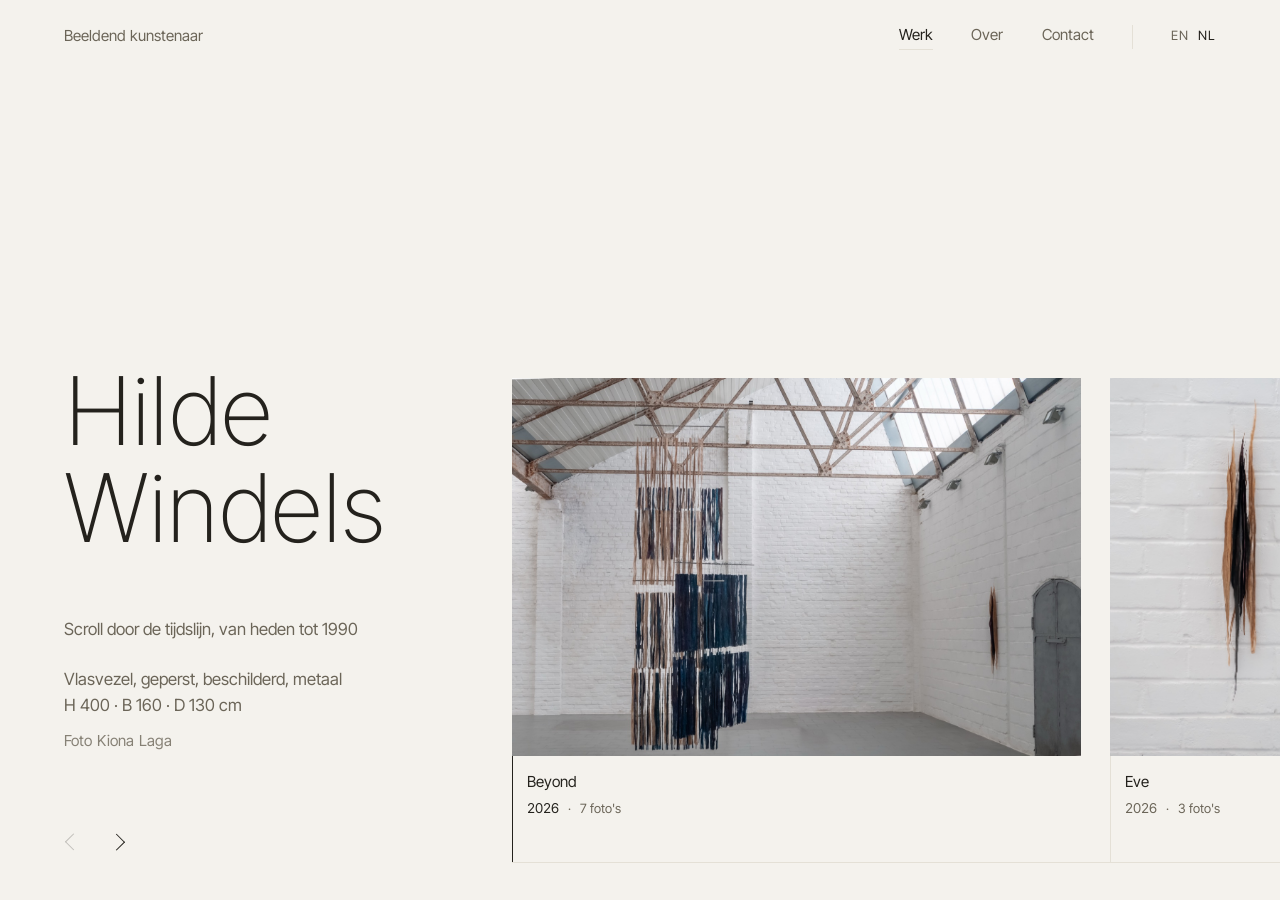
<file: nl/index.html>
<!DOCTYPE html>
<html lang="nl">
<head>
  <meta charset="UTF-8" />
  <meta name="viewport" content="width=device-width, initial-scale=1.0" />
  <title>Hilde Windels, beeldend kunstenaar</title>
  <meta name="description" content="Het werk van Hilde Windels doorheen de jaren, 1990 tot 2026. Beeldend kunstenaar, werk in vlas." />
  <link rel="canonical" href="https://hilde-windels.com/nl/" />
  <link rel="alternate" hreflang="en" href="https://hilde-windels.com/" />
  <link rel="alternate" hreflang="nl" href="https://hilde-windels.com/nl/" />
  <link rel="alternate" hreflang="x-default" href="https://hilde-windels.com/" />

  <!-- Hoe de link eruitziet als hij gedeeld wordt in WhatsApp, mail of sociale media -->
  <meta property="og:type" content="website" />
  <meta property="og:locale" content="nl_BE" />
  <meta property="og:site_name" content="Hilde Windels" />
  <meta property="og:url" content="https://hilde-windels.com/nl/" />
  <meta property="og:title" content="Hilde Windels, beeldend kunstenaar" />
  <meta property="og:description" content="Het werk van Hilde Windels doorheen de jaren, 1990 tot 2026. Beeldend kunstenaar, werk in vlas." />
  <meta property="og:image" content="https://hilde-windels.com/assets/preview.jpg" />
  <meta property="og:image:width" content="1200" />
  <meta property="og:image:height" content="630" />
  <meta property="og:image:alt" content="Detail van een werk in vlas van Hilde Windels" />
  <meta name="twitter:card" content="summary_large_image" />
  <link rel="preconnect" href="https://fonts.googleapis.com" />
  <link rel="preconnect" href="https://fonts.gstatic.com" crossorigin />
  <link href="https://fonts.googleapis.com/css2?family=Inter+Tight:wght@200;300;400;500&display=swap" rel="stylesheet" />
  <link rel="icon" href="../favicon.png" type="image/png" />
  <link rel="apple-touch-icon" href="../favicon.png" />
  <script type="application/ld+json">
{
  "@context": "https://schema.org",
  "@graph": [
    {
      "@type": "Person",
      "@id": "https://hilde-windels.com/#hilde-windels",
      "name": "Hilde Windels",
      "jobTitle": "Beeldend kunstenaar",
      "url": "https://hilde-windels.com/",
      "image": "https://hilde-windels.com/assets/preview.jpg",
      "birthPlace": {
        "@type": "Place",
        "name": "Tielt, Belgium"
      },
      "address": {
        "@type": "PostalAddress",
        "addressLocality": "Ghent",
        "addressCountry": "BE"
      },
      "knowsAbout": [
        "Flax",
        "Textile art",
        "Visual art"
      ]
    },
    {
      "@type": "WebSite",
      "url": "https://hilde-windels.com/nl/",
      "name": "Hilde Windels",
      "inLanguage": "nl",
      "about": {
        "@id": "https://hilde-windels.com/#hilde-windels"
      }
    },
    {
      "@type": "ItemList",
      "name": "Werk van Hilde Windels, 1990 tot heden",
      "numberOfItems": 33,
      "itemListElement": [
        {
          "@type": "ListItem",
          "position": 1,
          "item": {
            "@type": "VisualArtwork",
            "name": "Beyond",
            "dateCreated": "2026",
            "artform": "Textile art",
            "artMedium": "Vlasvezel, geperst, beschilderd, metaal",
            "creator": {
              "@id": "https://hilde-windels.com/#hilde-windels"
            },
            "image": "https://hilde-windels.com/assets/works/beyond.jpg"
          }
        },
        {
          "@type": "ListItem",
          "position": 2,
          "item": {
            "@type": "VisualArtwork",
            "name": "Eve",
            "dateCreated": "2026",
            "artform": "Textile art",
            "artMedium": "Vlasvezel, geperst, beschilderd, pigment, metaal",
            "creator": {
              "@id": "https://hilde-windels.com/#hilde-windels"
            },
            "image": "https://hilde-windels.com/assets/works/eve.jpg"
          }
        },
        {
          "@type": "ListItem",
          "position": 3,
          "item": {
            "@type": "VisualArtwork",
            "name": "Environ",
            "dateCreated": "2025",
            "artform": "Textile art",
            "artMedium": "Vlasvezel, geperst, houtskool, krijt, pigment, metaal",
            "creator": {
              "@id": "https://hilde-windels.com/#hilde-windels"
            },
            "image": "https://hilde-windels.com/assets/works/environ.jpg"
          }
        },
        {
          "@type": "ListItem",
          "position": 4,
          "item": {
            "@type": "VisualArtwork",
            "name": "Reach Out",
            "dateCreated": "2025",
            "artform": "Textile art",
            "artMedium": "Vlasvezel, geperst, verschillende rotingen",
            "creator": {
              "@id": "https://hilde-windels.com/#hilde-windels"
            },
            "image": "https://hilde-windels.com/assets/works/reach-out.jpg"
          }
        },
        {
          "@type": "ListItem",
          "position": 5,
          "item": {
            "@type": "VisualArtwork",
            "name": "Trace 01 & 02",
            "dateCreated": "2025",
            "artform": "Textile art",
            "artMedium": "Vlasvezel, geschept en gemodelleerd",
            "creator": {
              "@id": "https://hilde-windels.com/#hilde-windels"
            },
            "image": "https://hilde-windels.com/assets/works/trace-01-02.jpg"
          }
        },
        {
          "@type": "ListItem",
          "position": 6,
          "item": {
            "@type": "VisualArtwork",
            "name": "Door-Zicht",
            "dateCreated": "2025",
            "artform": "Textile art",
            "artMedium": "Vlasstroken, deels beschilderd. Hangend aan metalen staaf",
            "creator": {
              "@id": "https://hilde-windels.com/#hilde-windels"
            },
            "image": "https://hilde-windels.com/assets/works/door-zicht-3.jpg"
          }
        },
        {
          "@type": "ListItem",
          "position": 7,
          "item": {
            "@type": "VisualArtwork",
            "name": "Change of Perspective",
            "dateCreated": "2021",
            "artform": "Textile art",
            "artMedium": "Assemblage van collages op glas. Vlas, beschilderd zijdepapier",
            "creator": {
              "@id": "https://hilde-windels.com/#hilde-windels"
            },
            "image": "https://hilde-windels.com/assets/works/change-of-perspective.jpg"
          }
        },
        {
          "@type": "ListItem",
          "position": 8,
          "item": {
            "@type": "VisualArtwork",
            "name": "Hurt",
            "dateCreated": "2019",
            "artform": "Textile art",
            "artMedium": "Vlaspanelen, olieverf, krijt, houtskool. \nInstallatie van vier stuks.",
            "creator": {
              "@id": "https://hilde-windels.com/#hilde-windels"
            },
            "image": "https://hilde-windels.com/assets/works/hurt.jpg"
          }
        },
        {
          "@type": "ListItem",
          "position": 9,
          "item": {
            "@type": "VisualArtwork",
            "name": "The Light Revealed",
            "dateCreated": "2019",
            "artform": "Textile art",
            "artMedium": "Vlasvezel op raam. In situ, permanent",
            "creator": {
              "@id": "https://hilde-windels.com/#hilde-windels"
            },
            "image": "https://hilde-windels.com/assets/works/the-light-revealed.jpg"
          }
        },
        {
          "@type": "ListItem",
          "position": 10,
          "item": {
            "@type": "VisualArtwork",
            "name": "Attached",
            "dateCreated": "2019",
            "artform": "Textile art",
            "artMedium": "Gebundeld vlasvezel, koord. Installatie tegen moerbeiboom",
            "creator": {
              "@id": "https://hilde-windels.com/#hilde-windels"
            },
            "image": "https://hilde-windels.com/assets/works/attached.jpg"
          }
        },
        {
          "@type": "ListItem",
          "position": 11,
          "item": {
            "@type": "VisualArtwork",
            "name": "In Between",
            "dateCreated": "2011",
            "artform": "Textile art",
            "artMedium": "Vlasstroken, metalen staven. Transfo, Zwevegem",
            "creator": {
              "@id": "https://hilde-windels.com/#hilde-windels"
            },
            "image": "https://hilde-windels.com/assets/works/in-between.jpg"
          }
        },
        {
          "@type": "ListItem",
          "position": 12,
          "item": {
            "@type": "VisualArtwork",
            "name": "Color Fields",
            "dateCreated": "2011",
            "artform": "Textile art",
            "artMedium": "Gekleurde vlasvlakken. Transfo, Zwevegem",
            "creator": {
              "@id": "https://hilde-windels.com/#hilde-windels"
            },
            "image": "https://hilde-windels.com/assets/works/color-fields.jpg"
          }
        },
        {
          "@type": "ListItem",
          "position": 13,
          "item": {
            "@type": "VisualArtwork",
            "name": "Shades",
            "dateCreated": "2009",
            "artform": "Textile art",
            "artMedium": "Vlasvezel, geperst, verschillende rotingen",
            "creator": {
              "@id": "https://hilde-windels.com/#hilde-windels"
            },
            "image": "https://hilde-windels.com/assets/works/shades-2.jpg"
          }
        },
        {
          "@type": "ListItem",
          "position": 14,
          "item": {
            "@type": "VisualArtwork",
            "name": "Circle Line",
            "dateCreated": "2009",
            "artform": "Textile art",
            "artMedium": "Vlasvezel. In situ op vloer, Bibliotheek Harelbeke",
            "creator": {
              "@id": "https://hilde-windels.com/#hilde-windels"
            },
            "image": "https://hilde-windels.com/assets/works/circle-line.jpg"
          }
        },
        {
          "@type": "ListItem",
          "position": 15,
          "item": {
            "@type": "VisualArtwork",
            "name": "Form",
            "dateCreated": "2006",
            "artform": "Textile art",
            "artMedium": "Vlasvezel op glasplaat",
            "creator": {
              "@id": "https://hilde-windels.com/#hilde-windels"
            },
            "image": "https://hilde-windels.com/assets/works/form.jpg"
          }
        },
        {
          "@type": "ListItem",
          "position": 16,
          "item": {
            "@type": "VisualArtwork",
            "name": "Cut Through",
            "dateCreated": "2005",
            "artform": "Textile art",
            "artMedium": "Vlasvezel op raam en vloer. In situ, Industriemuseum (MIAT) Gent",
            "creator": {
              "@id": "https://hilde-windels.com/#hilde-windels"
            },
            "image": "https://hilde-windels.com/assets/works/cut-through.jpg"
          }
        },
        {
          "@type": "ListItem",
          "position": 17,
          "item": {
            "@type": "VisualArtwork",
            "name": "Fluent Motion",
            "dateCreated": "2000",
            "artform": "Textile art",
            "artMedium": "Vlasvezel. Installatie rechtstreeks op vloer en wand. Begijnhof, Hoogstraten",
            "creator": {
              "@id": "https://hilde-windels.com/#hilde-windels"
            },
            "image": "https://hilde-windels.com/assets/works/fluent-motion.jpg"
          }
        },
        {
          "@type": "ListItem",
          "position": 18,
          "item": {
            "@type": "VisualArtwork",
            "name": "Mutual",
            "dateCreated": "2000",
            "artform": "Textile art",
            "artMedium": "Vlasvezel, draad. Installatie. Begijnhof, Hoogstraten",
            "creator": {
              "@id": "https://hilde-windels.com/#hilde-windels"
            },
            "image": "https://hilde-windels.com/assets/works/mutual.jpg"
          }
        },
        {
          "@type": "ListItem",
          "position": 19,
          "item": {
            "@type": "VisualArtwork",
            "name": "Related",
            "dateCreated": "2000",
            "artform": "Textile art",
            "artMedium": "Gebundeld vlasvezel, koord. Installatie tegen taxusboom. Begijnhof, Hoogstraten",
            "creator": {
              "@id": "https://hilde-windels.com/#hilde-windels"
            },
            "image": "https://hilde-windels.com/assets/works/related.jpg"
          }
        },
        {
          "@type": "ListItem",
          "position": 20,
          "item": {
            "@type": "VisualArtwork",
            "name": "Seven Longings",
            "dateCreated": "2000",
            "artform": "Textile art",
            "artMedium": "Vlasvezel, geperst, verschillende rotingen. Zeven hangende elementen. Begijnhof, Hoogstraten",
            "creator": {
              "@id": "https://hilde-windels.com/#hilde-windels"
            },
            "image": "https://hilde-windels.com/assets/works/seven-longings.jpg"
          }
        },
        {
          "@type": "ListItem",
          "position": 21,
          "item": {
            "@type": "VisualArtwork",
            "name": "Inner Circle",
            "dateCreated": "1998",
            "artform": "Textile art",
            "artMedium": "Vlasvezel op linnen, houten geraamte",
            "creator": {
              "@id": "https://hilde-windels.com/#hilde-windels"
            },
            "image": "https://hilde-windels.com/assets/works/inner-circle.jpg"
          }
        },
        {
          "@type": "ListItem",
          "position": 22,
          "item": {
            "@type": "VisualArtwork",
            "name": "Sail Away",
            "dateCreated": "1998",
            "artform": "Textile art",
            "artMedium": "Vlasvezel op papiercollage. 20 hangende elementen aan spankabels. Molenaarstraat, Gent",
            "creator": {
              "@id": "https://hilde-windels.com/#hilde-windels"
            },
            "image": "https://hilde-windels.com/assets/works/sail-away.jpg"
          }
        },
        {
          "@type": "ListItem",
          "position": 23,
          "item": {
            "@type": "VisualArtwork",
            "name": "Trace",
            "dateCreated": "1997",
            "artform": "Textile art",
            "artMedium": "Geknoopte vlasvezel rond metaaldraad. André Demedtshuis, Wielsbeke",
            "creator": {
              "@id": "https://hilde-windels.com/#hilde-windels"
            },
            "image": "https://hilde-windels.com/assets/works/trace.jpg"
          }
        },
        {
          "@type": "ListItem",
          "position": 24,
          "item": {
            "@type": "VisualArtwork",
            "name": "To Ground",
            "dateCreated": "1997",
            "artform": "Textile art",
            "artMedium": "Gebundeld vlas met geverfde voeten, hoeken in metaalplaat. Kerk, Oosterlo",
            "creator": {
              "@id": "https://hilde-windels.com/#hilde-windels"
            },
            "image": "https://hilde-windels.com/assets/works/to-ground.jpg"
          }
        },
        {
          "@type": "ListItem",
          "position": 25,
          "item": {
            "@type": "VisualArtwork",
            "name": "Sojourn",
            "dateCreated": "1997",
            "artform": "Textile art",
            "artMedium": "Gebundelde vlasvezel, linnen draad, coil",
            "creator": {
              "@id": "https://hilde-windels.com/#hilde-windels"
            },
            "image": "https://hilde-windels.com/assets/works/sojourn.jpg"
          }
        },
        {
          "@type": "ListItem",
          "position": 26,
          "item": {
            "@type": "VisualArtwork",
            "name": "DreamDay",
            "dateCreated": "1997",
            "artform": "Textile art",
            "artMedium": "Geregen vlasplukjes, garen",
            "creator": {
              "@id": "https://hilde-windels.com/#hilde-windels"
            },
            "image": "https://hilde-windels.com/assets/works/dreamday.jpg"
          }
        },
        {
          "@type": "ListItem",
          "position": 27,
          "item": {
            "@type": "VisualArtwork",
            "name": "The Never Ending Story",
            "dateCreated": "1996",
            "artform": "Textile art",
            "artMedium": "Doorgeweven vlasbundels, linnen",
            "creator": {
              "@id": "https://hilde-windels.com/#hilde-windels"
            },
            "image": "https://hilde-windels.com/assets/works/the-never-ending-story.jpg"
          }
        },
        {
          "@type": "ListItem",
          "position": 28,
          "item": {
            "@type": "VisualArtwork",
            "name": "Indigofera",
            "dateCreated": "1996",
            "artform": "Textile art",
            "artMedium": "Geschepte vlasvezel, houten latten",
            "creator": {
              "@id": "https://hilde-windels.com/#hilde-windels"
            },
            "image": "https://hilde-windels.com/assets/works/indigofera.jpg"
          }
        },
        {
          "@type": "ListItem",
          "position": 29,
          "item": {
            "@type": "VisualArtwork",
            "name": "Your Soul Has Flown Away",
            "dateCreated": "1996",
            "artform": "Textile art",
            "artMedium": "Geknoopte vlasvezel, coil",
            "creator": {
              "@id": "https://hilde-windels.com/#hilde-windels"
            },
            "image": "https://hilde-windels.com/assets/works/your-soul-has-flown-away.jpg"
          }
        },
        {
          "@type": "ListItem",
          "position": 30,
          "item": {
            "@type": "VisualArtwork",
            "name": "Precious Days et Nuits Fauves",
            "dateCreated": "1996",
            "artform": "Textile art",
            "artMedium": "Vlasvezel, draad. Installatie voor metaalplaat",
            "creator": {
              "@id": "https://hilde-windels.com/#hilde-windels"
            },
            "image": "https://hilde-windels.com/assets/works/precious-days-et-nuits-fauves.jpg"
          }
        },
        {
          "@type": "ListItem",
          "position": 31,
          "item": {
            "@type": "VisualArtwork",
            "name": "A Quiet Place in the Universe",
            "dateCreated": "1992",
            "artform": "Textile art",
            "artMedium": "Vlasvezel, hout- en metaalgeraamte",
            "creator": {
              "@id": "https://hilde-windels.com/#hilde-windels"
            },
            "image": "https://hilde-windels.com/assets/works/a-quiet-place-in-the-universe.jpg"
          }
        },
        {
          "@type": "ListItem",
          "position": 32,
          "item": {
            "@type": "VisualArtwork",
            "name": "Front and Back",
            "dateCreated": "1991",
            "artform": "Textile art",
            "artMedium": "Beschilderde vlasvezel, houten raam",
            "creator": {
              "@id": "https://hilde-windels.com/#hilde-windels"
            },
            "image": "https://hilde-windels.com/assets/works/front-and-back.jpg"
          }
        },
        {
          "@type": "ListItem",
          "position": 33,
          "item": {
            "@type": "VisualArtwork",
            "name": "Zonder titel",
            "dateCreated": "1990",
            "artform": "Textile art",
            "artMedium": "Beschilderde vlasstroken (80 stuks) in metaalconstructie",
            "creator": {
              "@id": "https://hilde-windels.com/#hilde-windels"
            },
            "image": "https://hilde-windels.com/assets/works/zonder-titel-2.jpg"
          }
        }
      ]
    }
  ]
}
  </script>

  <link rel="stylesheet" href="../styles.css?v=28" />
</head>
<body class="page page--timeline">

  <header class="bar">
    <p class="bar__role">Beeldend kunstenaar</p>
    <span class="taal taal--balk"><a href="../" hreflang="en" lang="en" aria-label="English">EN</a><span class="taal__nu" aria-current="true">NL</span></span>
    <button class="burger" id="burger" type="button" aria-label="Menu openen" aria-expanded="false" aria-controls="menu">
      <span></span><span></span>
    </button>
    <nav class="bar__nav" id="menu" aria-label="Hoofdnavigatie">
      <a href="index.html" class="is-current" aria-current="page">Werk</a>
      <a href="over-mij.html">Over</a>
      <a href="contact.html">Contact</a>
      <span class="taal"><a href="../" hreflang="en" lang="en" aria-label="English">EN</a><span class="taal__nu" aria-current="true">NL</span></span>
    </nav>
  </header>

  <main class="stage">
    <div class="stage__side">
      <h1 class="display">Hilde<br />Windels</h1>
      <p class="display__sub">Scroll door de tijdslijn, van heden tot 1990</p>
      <div class="focus" id="focus"><span class="focus__live" aria-live="polite"><span class="d d--materiaal">Vlasvezel, geperst, beschilderd, metaal</span><span class="d d--maten">H 400 · B 160 · D 130 cm</span><span class="d d--foto">Foto Kiona Laga</span></span></div>
      <div class="bladeren">
        <button class="pijl pijl--vorige" id="tl-vorige" type="button" aria-label="Vorige werken" disabled></button>
        <button class="pijl pijl--volgende" id="tl-volgende" type="button" aria-label="Volgende werken"></button>
      </div>
    </div>

    <div class="timeline">
      <ol class="tl__list" id="tl">
        <li class="tl__item" data-fotos="/assets/works/beyond.jpg|/assets/works/beyond-2.jpg|/assets/works/beyond-3.jpg|/assets/works/beyond-4.jpg|/assets/works/beyond-5.jpg|/assets/works/beyond-6.jpg|/assets/works/beyond-7.jpg" data-detail="&lt;span class=&quot;d d--materiaal&quot;&gt;Vlasvezel, geperst, beschilderd, metaal&lt;/span&gt;&lt;span class=&quot;d d--maten&quot;&gt;H 400 · B 160 · D 130 cm&lt;/span&gt;&lt;span class=&quot;d d--foto&quot;&gt;Foto Kiona Laga&lt;/span&gt;" style="--ar:1.5066">
          <button class="tl__frame" type="button" aria-label="Beyond, 2026, 7 foto's bekijken"><img src="/assets/works/beyond.jpg" width="1600" height="1062" alt="Beyond, 2026" /></button>
          <div class="tl__cap">
            <h3 class="tl__title">Beyond</h3>
            <span class="tl__regel"><span class="tl__year">2026</span><span class="tl__meer">7 foto's</span></span>
          </div>
        </li>
        <li class="tl__item" data-fotos="/assets/works/eve.jpg|/assets/works/eve-2.jpg|/assets/works/eve-3.jpg" data-detail="&lt;span class=&quot;d d--materiaal&quot;&gt;Vlasvezel, geperst, beschilderd, pigment, metaal&lt;/span&gt;&lt;span class=&quot;d d--maten&quot;&gt;H 140 · B 11 · D 10 cm&lt;/span&gt;&lt;span class=&quot;d d--foto&quot;&gt;Foto Kiona Laga&lt;/span&gt;" style="--ar:0.6637">
          <button class="tl__frame" type="button" aria-label="Eve, 2026, 3 foto's bekijken"><img src="/assets/works/eve.jpg" width="1062" height="1600" alt="Eve, 2026" /></button>
          <div class="tl__cap">
            <h3 class="tl__title">Eve</h3>
            <span class="tl__regel"><span class="tl__year">2026</span><span class="tl__meer">3 foto's</span></span>
          </div>
        </li>
        <li class="tl__item" data-fotos="/assets/works/environ.jpg|/assets/works/environ-2.jpg|/assets/works/environ-3.jpg|/assets/works/environ-4.jpg" data-detail="&lt;span class=&quot;d d--materiaal&quot;&gt;Vlasvezel, geperst, houtskool, krijt, pigment, metaal&lt;/span&gt;&lt;span class=&quot;d d--maten&quot;&gt;H 80 · B 50 · D 8 cm&lt;/span&gt;&lt;span class=&quot;d d--foto&quot;&gt;Foto Kiona Laga&lt;/span&gt;" style="--ar:0.6637">
          <button class="tl__frame" type="button" aria-label="Environ, 2025, 4 foto's bekijken"><img src="/assets/works/environ.jpg" width="1062" height="1600" alt="Environ, 2025" /></button>
          <div class="tl__cap">
            <h3 class="tl__title">Environ</h3>
            <span class="tl__regel"><span class="tl__year">2025</span><span class="tl__meer">4 foto's</span></span>
          </div>
        </li>
        <li class="tl__item" data-fotos="/assets/works/reach-out.jpg|/assets/works/reach-out-2.jpg|/assets/works/reach-out-3.jpg|/assets/works/reach-out-4.jpg|/assets/works/reach-out-5.jpg" data-detail="&lt;span class=&quot;d d--materiaal&quot;&gt;Vlasvezel, geperst, verschillende rotingen&lt;/span&gt;&lt;span class=&quot;d d--maten&quot;&gt;H 470 · B 300 · D 200 cm&lt;/span&gt;" style="--ar:0.7500">
          <button class="tl__frame" type="button" aria-label="Reach Out, 2025, 5 foto's bekijken"><img src="/assets/works/reach-out.jpg" width="1200" height="1600" alt="Reach Out, 2025" /></button>
          <div class="tl__cap">
            <h3 class="tl__title">Reach Out</h3>
            <span class="tl__regel"><span class="tl__year">2025</span><span class="tl__meer">5 foto's</span></span>
          </div>
        </li>
        <li class="tl__item" data-fotos="/assets/works/trace-01-02.jpg|/assets/works/trace-01-02-2.jpg|/assets/works/trace-01-02-3.jpg" data-detail="&lt;span class=&quot;d d--materiaal&quot;&gt;Vlasvezel, geschept en gemodelleerd&lt;/span&gt;&lt;span class=&quot;d d--maten&quot;&gt;H 110 · B 48 · D 3 cm&lt;/span&gt;" style="--ar:1.3333">
          <button class="tl__frame" type="button" aria-label="Trace 01 &amp; 02, 2025, 3 foto's bekijken"><img src="/assets/works/trace-01-02.jpg" loading="lazy" width="1600" height="1200" alt="Trace 01 &amp; 02, 2025" /></button>
          <div class="tl__cap">
            <h3 class="tl__title">Trace 01 &amp; 02</h3>
            <span class="tl__regel"><span class="tl__year">2025</span><span class="tl__meer">3 foto's</span></span>
          </div>
        </li>
        <li class="tl__item" data-fotos="/assets/works/door-zicht-3.jpg|/assets/works/door-zicht.jpg|/assets/works/door-zicht-2.jpg" data-detail="&lt;span class=&quot;d d--materiaal&quot;&gt;Vlasstroken, deels beschilderd. Hangend aan metalen staaf&lt;/span&gt;&lt;span class=&quot;d d--maten&quot;&gt;H 152 · B 94 · D 5 cm&lt;/span&gt;" style="--ar:0.6150">
          <button class="tl__frame" type="button" aria-label="Door-Zicht, 2025, 3 foto's bekijken"><img src="/assets/works/door-zicht-3.jpg" loading="lazy" width="984" height="1600" alt="Door-Zicht, 2025" /></button>
          <div class="tl__cap">
            <h3 class="tl__title">Door-Zicht</h3>
            <span class="tl__regel"><span class="tl__year">2025</span><span class="tl__meer">3 foto's</span></span>
          </div>
        </li>
        <li class="tl__item" data-fotos="/assets/works/change-of-perspective.jpg|/assets/works/change-of-perspective-2.jpg" data-detail="&lt;span class=&quot;d d--materiaal&quot;&gt;Assemblage van collages op glas. Vlas, beschilderd zijdepapier&lt;/span&gt;&lt;span class=&quot;d d--maten&quot;&gt;H 80 · B 90 · D 10 cm&lt;/span&gt;" style="--ar:0.7131">
          <button class="tl__frame" type="button" aria-label="Change of Perspective, 2021, 2 foto's bekijken"><img src="/assets/works/change-of-perspective.jpg" loading="lazy" width="1141" height="1600" alt="Change of Perspective, 2021" /></button>
          <div class="tl__cap">
            <h3 class="tl__title">Change of Perspective</h3>
            <span class="tl__regel"><span class="tl__year">2021</span><span class="tl__meer">2 foto's</span></span>
          </div>
        </li>
        <li class="tl__item" data-fotos="/assets/works/hurt.jpg|/assets/works/hurt-2.jpg|/assets/works/hurt-3.jpg|/assets/works/hurt-4.jpg|/assets/works/hurt-5.jpg|/assets/works/hurt-6.jpg" data-detail="&lt;span class=&quot;d d--materiaal&quot;&gt;Vlaspanelen, olieverf, krijt, houtskool. Installatie van vier stuks&lt;/span&gt;&lt;span class=&quot;d d--maten&quot;&gt;H 120 · B 80 · D 7 cm&lt;/span&gt;" style="--ar:0.7087">
          <button class="tl__frame" type="button" aria-label="Hurt, 2019, 6 foto's bekijken"><img src="/assets/works/hurt.jpg" loading="lazy" width="1134" height="1600" alt="Hurt, 2019" /></button>
          <div class="tl__cap">
            <h3 class="tl__title">Hurt</h3>
            <span class="tl__regel"><span class="tl__year">2019</span><span class="tl__meer">6 foto's</span></span>
          </div>
        </li>
        <li class="tl__item" data-fotos="/assets/works/the-light-revealed.jpg|/assets/works/the-light-revealed-2.jpg" data-detail="&lt;span class=&quot;d d--materiaal&quot;&gt;Vlasvezel op raam. In situ, permanent&lt;/span&gt;&lt;span class=&quot;d d--maten&quot;&gt;H 200 · B 230 cm&lt;/span&gt;&lt;span class=&quot;d d--collectie&quot;&gt;Collectie Huis Perrekes, Oosterlo&lt;/span&gt;&lt;span class=&quot;d d--foto&quot;&gt;Foto Rudi Clause&lt;/span&gt;" style="--ar:1.3201">
          <button class="tl__frame" type="button" aria-label="The Light Revealed, 2019, 2 foto's bekijken"><img src="/assets/works/the-light-revealed.jpg" loading="lazy" width="1600" height="1212" alt="The Light Revealed, 2019" /></button>
          <div class="tl__cap">
            <h3 class="tl__title">The Light Revealed</h3>
            <span class="tl__regel"><span class="tl__year">2019</span><span class="tl__meer">2 foto's</span></span>
          </div>
        </li>
        <li class="tl__item" data-fotos="/assets/works/attached.jpg|/assets/works/attached-2.jpg|/assets/works/attached-3.jpg" data-detail="&lt;span class=&quot;d d--materiaal&quot;&gt;Gebundeld vlasvezel, koord. Installatie tegen moerbeiboom&lt;/span&gt;&lt;span class=&quot;d d--maten&quot;&gt;H 240 · B 80 · D 60 cm&lt;/span&gt;&lt;span class=&quot;d d--foto&quot;&gt;Foto Rudi Clause&lt;/span&gt;" style="--ar:2.2130">
          <button class="tl__frame" type="button" aria-label="Attached, 2019, 3 foto's bekijken"><img src="/assets/works/attached.jpg" loading="lazy" width="1600" height="723" alt="Attached, 2019" /></button>
          <div class="tl__cap">
            <h3 class="tl__title">Attached</h3>
            <span class="tl__regel"><span class="tl__year">2019</span><span class="tl__meer">3 foto's</span></span>
          </div>
        </li>
        <li class="tl__item" data-fotos="/assets/works/in-between.jpg|/assets/works/in-between-2.jpg|/assets/works/in-between-3.jpg" data-detail="&lt;span class=&quot;d d--materiaal&quot;&gt;Vlasstroken, metalen staven. Transfo, Zwevegem&lt;/span&gt;&lt;span class=&quot;d d--maten&quot;&gt;H 310 · B 52 cm&lt;/span&gt;&lt;span class=&quot;d d--foto&quot;&gt;Foto Jeroen Windels&lt;/span&gt;" style="--ar:1.5326">
          <button class="tl__frame" type="button" aria-label="In Between, 2011, 3 foto's bekijken"><img src="/assets/works/in-between.jpg" loading="lazy" width="1600" height="1044" alt="In Between, 2011" /></button>
          <div class="tl__cap">
            <h3 class="tl__title">In Between</h3>
            <span class="tl__regel"><span class="tl__year">2011</span><span class="tl__meer">3 foto's</span></span>
          </div>
        </li>
        <li class="tl__item" data-fotos="/assets/works/color-fields.jpg" data-detail="&lt;span class=&quot;d d--materiaal&quot;&gt;Gekleurde vlasvlakken. Transfo, Zwevegem&lt;/span&gt;&lt;span class=&quot;d d--maten&quot;&gt;L 850 · B 250 · H 27 cm&lt;/span&gt;&lt;span class=&quot;d d--foto&quot;&gt;Foto Jeroen Windels&lt;/span&gt;" style="--ar:1.9851">
          <button class="tl__frame" type="button" aria-label="Color Fields, 2011, foto bekijken"><img src="/assets/works/color-fields.jpg" loading="lazy" width="1600" height="806" alt="Color Fields, 2011" /></button>
          <div class="tl__cap">
            <h3 class="tl__title">Color Fields</h3>
            <span class="tl__year">2011</span>
          </div>
        </li>
        <li class="tl__item" data-fotos="/assets/works/shades-2.jpg|/assets/works/shades-3.jpg|/assets/works/shades.jpg" data-detail="&lt;span class=&quot;d d--materiaal&quot;&gt;Vlasvezel, geperst, verschillende rotingen&lt;/span&gt;&lt;span class=&quot;d d--maten&quot;&gt;H 95 · B 160 · D 15 cm&lt;/span&gt;" style="--ar:0.7500">
          <button class="tl__frame" type="button" aria-label="Shades, 2009, 3 foto's bekijken"><img src="/assets/works/shades-2.jpg" loading="lazy" width="1200" height="1600" alt="Shades, 2009" /></button>
          <div class="tl__cap">
            <h3 class="tl__title">Shades</h3>
            <span class="tl__regel"><span class="tl__year">2009</span><span class="tl__meer">3 foto's</span></span>
          </div>
        </li>
        <li class="tl__item" data-fotos="/assets/works/circle-line.jpg" data-detail="&lt;span class=&quot;d d--materiaal&quot;&gt;Vlasvezel. In situ op vloer, Bibliotheek Harelbeke&lt;/span&gt;&lt;span class=&quot;d d--maten&quot;&gt;500 × 500 cm&lt;/span&gt;&lt;span class=&quot;d d--foto&quot;&gt;Foto Jeroen Windels&lt;/span&gt;" style="--ar:1.4134">
          <button class="tl__frame" type="button" aria-label="Circle Line, 2009, foto bekijken"><img src="/assets/works/circle-line.jpg" loading="lazy" width="1600" height="1132" alt="Circle Line, 2009" /></button>
          <div class="tl__cap">
            <h3 class="tl__title">Circle Line</h3>
            <span class="tl__year">2009</span>
          </div>
        </li>
        <li class="tl__item" data-fotos="/assets/works/form.jpg|/assets/works/form-2.jpg" data-detail="&lt;span class=&quot;d d--materiaal&quot;&gt;Vlasvezel op glasplaat&lt;/span&gt;&lt;span class=&quot;d d--maten&quot;&gt;H 79 · B 105 cm&lt;/span&gt;" style="--ar:1.4122">
          <button class="tl__frame" type="button" aria-label="Form, 2006, 2 foto's bekijken"><img src="/assets/works/form.jpg" loading="lazy" width="1600" height="1133" alt="Form, 2006" /></button>
          <div class="tl__cap">
            <h3 class="tl__title">Form</h3>
            <span class="tl__regel"><span class="tl__year">2006</span><span class="tl__meer">2 foto's</span></span>
          </div>
        </li>
        <li class="tl__item" data-fotos="/assets/works/cut-through.jpg|/assets/works/cut-through-2-recht.jpg|/assets/works/cut-through-3.jpg" data-detail="&lt;span class=&quot;d d--materiaal&quot;&gt;Vlasvezel op raam en vloer. In situ, Industriemuseum (MIAT) Gent&lt;/span&gt;&lt;span class=&quot;d d--maten&quot;&gt;H 600 · B 1200 cm&lt;/span&gt;&lt;span class=&quot;d d--foto&quot;&gt;Foto Jeroen Windels&lt;/span&gt;" style="--ar:2.3426">
          <button class="tl__frame" type="button" aria-label="Cut Through, 2005, 3 foto's bekijken"><img src="/assets/works/cut-through.jpg" loading="lazy" width="1600" height="683" alt="Cut Through, 2005" /></button>
          <div class="tl__cap">
            <h3 class="tl__title">Cut Through</h3>
            <span class="tl__regel"><span class="tl__year">2005</span><span class="tl__meer">3 foto's</span></span>
          </div>
        </li>
        <li class="tl__item" data-fotos="/assets/works/fluent-motion.jpg" data-detail="&lt;span class=&quot;d d--materiaal&quot;&gt;Vlasvezel. Installatie rechtstreeks op vloer en wand. Begijnhof, Hoogstraten&lt;/span&gt;&lt;span class=&quot;d d--maten&quot;&gt;Kamer 440 × 430 cm · H 240 cm&lt;/span&gt;&lt;span class=&quot;d d--foto&quot;&gt;Foto Jeroen Windels&lt;/span&gt;" style="--ar:1.4134">
          <button class="tl__frame" type="button" aria-label="Fluent Motion, 2000, foto bekijken"><img src="/assets/works/fluent-motion.jpg" loading="lazy" width="1600" height="1132" alt="Fluent Motion, 2000" /></button>
          <div class="tl__cap">
            <h3 class="tl__title">Fluent Motion</h3>
            <span class="tl__year">2000</span>
          </div>
        </li>
        <li class="tl__item" data-fotos="/assets/works/mutual.jpg" data-detail="&lt;span class=&quot;d d--materiaal&quot;&gt;Vlasvezel, draad. Installatie. Begijnhof, Hoogstraten&lt;/span&gt;&lt;span class=&quot;d d--maten&quot;&gt;H 14 · B 240 · D 120 cm&lt;/span&gt;&lt;span class=&quot;d d--foto&quot;&gt;Foto Jeroen Windels&lt;/span&gt;" style="--ar:1.4467">
          <button class="tl__frame" type="button" aria-label="Mutual, 2000, foto bekijken"><img src="/assets/works/mutual.jpg" loading="lazy" width="1600" height="1106" alt="Mutual, 2000" /></button>
          <div class="tl__cap">
            <h3 class="tl__title">Mutual</h3>
            <span class="tl__year">2000</span>
          </div>
        </li>
        <li class="tl__item" data-fotos="/assets/works/related.jpg" data-detail="&lt;span class=&quot;d d--materiaal&quot;&gt;Gebundeld vlasvezel, koord. Installatie tegen taxusboom. Begijnhof, Hoogstraten&lt;/span&gt;&lt;span class=&quot;d d--maten&quot;&gt;H 230 · B 90 · D 70 cm&lt;/span&gt;&lt;span class=&quot;d d--foto&quot;&gt;Foto Jeroen Windels&lt;/span&gt;" style="--ar:1.4787">
          <button class="tl__frame" type="button" aria-label="Related, 2000, foto bekijken"><img src="/assets/works/related.jpg" loading="lazy" width="1600" height="1082" alt="Related, 2000" /></button>
          <div class="tl__cap">
            <h3 class="tl__title">Related</h3>
            <span class="tl__year">2000</span>
          </div>
        </li>
        <li class="tl__item" data-fotos="/assets/works/seven-longings.jpg|/assets/works/seven-longings-2.jpg|/assets/works/seven-longings-3.jpg" data-detail="&lt;span class=&quot;d d--materiaal&quot;&gt;Vlasvezel, geperst, verschillende rotingen. Zeven hangende elementen. Begijnhof, Hoogstraten&lt;/span&gt;&lt;span class=&quot;d d--maten&quot;&gt;H 380 · B 120 cm (per stuk)&lt;/span&gt;&lt;span class=&quot;d d--foto&quot;&gt;Foto Jeroen Windels&lt;/span&gt;" style="--ar:0.7100">
          <button class="tl__frame" type="button" aria-label="Seven Longings, 2000, 3 foto's bekijken"><img src="/assets/works/seven-longings.jpg" loading="lazy" width="1136" height="1600" alt="Seven Longings, 2000" /></button>
          <div class="tl__cap">
            <h3 class="tl__title">Seven Longings</h3>
            <span class="tl__regel"><span class="tl__year">2000</span><span class="tl__meer">3 foto's</span></span>
          </div>
        </li>
        <li class="tl__item" data-fotos="/assets/works/inner-circle.jpg|/assets/works/inner-circle-2.jpg" data-detail="&lt;span class=&quot;d d--materiaal&quot;&gt;Vlasvezel op linnen, houten geraamte&lt;/span&gt;&lt;span class=&quot;d d--maten&quot;&gt;Ø cirkel 800 cm&lt;/span&gt;&lt;span class=&quot;d d--collectie&quot;&gt;H 70 · B 70 · D 35 cm (per stuk). Collectie Industriemuseum (MIAT), Gent&lt;/span&gt;&lt;span class=&quot;d d--foto&quot;&gt;Foto Jeroen Windels&lt;/span&gt;" style="--ar:2.3290">
          <button class="tl__frame" type="button" aria-label="Inner Circle, 1998, 2 foto's bekijken"><img src="/assets/works/inner-circle.jpg" loading="lazy" width="1600" height="687" alt="Inner Circle, 1998" /></button>
          <div class="tl__cap">
            <h3 class="tl__title">Inner Circle</h3>
            <span class="tl__regel"><span class="tl__year">1998</span><span class="tl__meer">2 foto's</span></span>
          </div>
        </li>
        <li class="tl__item" data-fotos="/assets/works/sail-away.jpg|/assets/works/sail-away-2.jpg|/assets/works/sail-away-3.jpg" data-detail="&lt;span class=&quot;d d--materiaal&quot;&gt;Vlasvezel op papiercollage. 20 hangende elementen aan spankabels. Molenaarstraat, Gent&lt;/span&gt;&lt;span class=&quot;d d--maten&quot;&gt;H 100 · B 175 cm (per stuk)&lt;/span&gt;&lt;span class=&quot;d d--foto&quot;&gt;Foto Jeroen Windels&lt;/span&gt;" style="--ar:1.4467">
          <button class="tl__frame" type="button" aria-label="Sail Away, 1998, 3 foto's bekijken"><img src="/assets/works/sail-away.jpg" loading="lazy" width="1600" height="1106" alt="Sail Away, 1998" /></button>
          <div class="tl__cap">
            <h3 class="tl__title">Sail Away</h3>
            <span class="tl__regel"><span class="tl__year">1998</span><span class="tl__meer">3 foto's</span></span>
          </div>
        </li>
        <li class="tl__item" data-fotos="/assets/works/trace.jpg" data-detail="&lt;span class=&quot;d d--materiaal&quot;&gt;Geknoopte vlasvezel rond metaaldraad. André Demedtshuis, Wielsbeke&lt;/span&gt;&lt;span class=&quot;d d--maten&quot;&gt;H variabel · B 6 · D 12 cm&lt;/span&gt;" style="--ar:0.6881">
          <button class="tl__frame" type="button" aria-label="Trace, 1997, foto bekijken"><img src="/assets/works/trace.jpg" loading="lazy" width="1101" height="1600" alt="Trace, 1997" /></button>
          <div class="tl__cap">
            <h3 class="tl__title">Trace</h3>
            <span class="tl__year">1997</span>
          </div>
        </li>
        <li class="tl__item" data-fotos="/assets/works/to-ground.jpg|/assets/works/to-ground-2.jpg" data-detail="&lt;span class=&quot;d d--materiaal&quot;&gt;Gebundeld vlas met geverfde voeten, hoeken in metaalplaat. Kerk, Oosterlo&lt;/span&gt;&lt;span class=&quot;d d--maten&quot;&gt;H 74 · Ø 120 cm&lt;/span&gt;&lt;span class=&quot;d d--foto&quot;&gt;Foto Jeroen Windels&lt;/span&gt;" style="--ar:1.4159">
          <button class="tl__frame" type="button" aria-label="To Ground, 1997, 2 foto's bekijken"><img src="/assets/works/to-ground.jpg" loading="lazy" width="1600" height="1130" alt="To Ground, 1997" /></button>
          <div class="tl__cap">
            <h3 class="tl__title">To Ground</h3>
            <span class="tl__regel"><span class="tl__year">1997</span><span class="tl__meer">2 foto's</span></span>
          </div>
        </li>
        <li class="tl__item" data-fotos="/assets/works/sojourn.jpg|/assets/works/sojourn-2.jpg" data-detail="&lt;span class=&quot;d d--materiaal&quot;&gt;Gebundelde vlasvezel, linnen draad, coil&lt;/span&gt;&lt;span class=&quot;d d--maten&quot;&gt;H 170 · Ø 25–43 cm&lt;/span&gt;" style="--ar:0.5575">
          <button class="tl__frame" type="button" aria-label="Sojourn, 1997, 2 foto's bekijken"><img src="/assets/works/sojourn.jpg" loading="lazy" width="892" height="1600" alt="Sojourn, 1997" /></button>
          <div class="tl__cap">
            <h3 class="tl__title">Sojourn</h3>
            <span class="tl__regel"><span class="tl__year">1997</span><span class="tl__meer">2 foto's</span></span>
          </div>
        </li>
        <li class="tl__item" data-fotos="/assets/works/dreamday.jpg" data-detail="&lt;span class=&quot;d d--materiaal&quot;&gt;Geregen vlasplukjes, garen&lt;/span&gt;&lt;span class=&quot;d d--maten&quot;&gt;H 170 · B 150 · D 2 cm&lt;/span&gt;&lt;span class=&quot;d d--foto&quot;&gt;Foto Jeroen Windels&lt;/span&gt;" style="--ar:1.4097">
          <button class="tl__frame" type="button" aria-label="DreamDay, 1997, foto bekijken"><img src="/assets/works/dreamday.jpg" loading="lazy" width="1600" height="1135" alt="DreamDay, 1997" /></button>
          <div class="tl__cap">
            <h3 class="tl__title">DreamDay</h3>
            <span class="tl__year">1997</span>
          </div>
        </li>
        <li class="tl__item" data-fotos="/assets/works/the-never-ending-story.jpg|/assets/works/the-never-ending-story-2.jpg" data-detail="&lt;span class=&quot;d d--materiaal&quot;&gt;Doorgeweven vlasbundels, linnen&lt;/span&gt;&lt;span class=&quot;d d--maten&quot;&gt;H 7 · B 90 · L 180 cm&lt;/span&gt;&lt;span class=&quot;d d--foto&quot;&gt;Foto Jeroen Windels&lt;/span&gt;" style="--ar:1.4134">
          <button class="tl__frame" type="button" aria-label="The Never Ending Story, 1996, 2 foto's bekijken"><img src="/assets/works/the-never-ending-story.jpg" loading="lazy" width="1600" height="1132" alt="The Never Ending Story, 1996" /></button>
          <div class="tl__cap">
            <h3 class="tl__title">The Never Ending Story</h3>
            <span class="tl__regel"><span class="tl__year">1996</span><span class="tl__meer">2 foto's</span></span>
          </div>
        </li>
        <li class="tl__item" data-fotos="/assets/works/indigofera.jpg" data-detail="&lt;span class=&quot;d d--materiaal&quot;&gt;Geschepte vlasvezel, houten latten&lt;/span&gt;&lt;span class=&quot;d d--maten&quot;&gt;H 245 · B 70 · D 0,5 cm&lt;/span&gt;&lt;span class=&quot;d d--foto&quot;&gt;Foto Jeroen Windels&lt;/span&gt;" style="--ar:0.8425">
          <button class="tl__frame" type="button" aria-label="Indigofera, 1996, foto bekijken"><img src="/assets/works/indigofera.jpg" loading="lazy" width="1348" height="1600" alt="Indigofera, 1996" /></button>
          <div class="tl__cap">
            <h3 class="tl__title">Indigofera</h3>
            <span class="tl__year">1996</span>
          </div>
        </li>
        <li class="tl__item" data-fotos="/assets/works/your-soul-has-flown-away.jpg|/assets/works/your-soul-has-flown-away-2.jpg" data-detail="&lt;span class=&quot;d d--materiaal&quot;&gt;Geknoopte vlasvezel, coil&lt;/span&gt;&lt;span class=&quot;d d--maten&quot;&gt;H 4,5 · B 25 · D 18 cm&lt;/span&gt;&lt;span class=&quot;d d--foto&quot;&gt;Foto Jeroen Windels&lt;/span&gt;" style="--ar:0.6594">
          <button class="tl__frame" type="button" aria-label="Your Soul Has Flown Away, 1996, 2 foto's bekijken"><img src="/assets/works/your-soul-has-flown-away.jpg" loading="lazy" width="1055" height="1600" alt="Your Soul Has Flown Away, 1996" /></button>
          <div class="tl__cap">
            <h3 class="tl__title">Your Soul Has Flown Away</h3>
            <span class="tl__regel"><span class="tl__year">1996</span><span class="tl__meer">2 foto's</span></span>
          </div>
        </li>
        <li class="tl__item" data-fotos="/assets/works/precious-days-et-nuits-fauves.jpg|/assets/works/precious-days-et-nuits-fauves-2.jpg" data-detail="&lt;span class=&quot;d d--materiaal&quot;&gt;Vlasvezel, draad. Installatie voor metaalplaat&lt;/span&gt;&lt;span class=&quot;d d--maten&quot;&gt;H 14 · B 240 · D 120 cm&lt;/span&gt;&lt;span class=&quot;d d--foto&quot;&gt;Foto Jeroen Windels&lt;/span&gt;" style="--ar:0.5725">
          <button class="tl__frame" type="button" aria-label="Precious Days et Nuits Fauves, 1996, 2 foto's bekijken"><img src="/assets/works/precious-days-et-nuits-fauves.jpg" loading="lazy" width="916" height="1600" alt="Precious Days et Nuits Fauves, 1996" /></button>
          <div class="tl__cap">
            <h3 class="tl__title">Precious Days et Nuits Fauves</h3>
            <span class="tl__regel"><span class="tl__year">1996</span><span class="tl__meer">2 foto's</span></span>
          </div>
        </li>
        <li class="tl__item" data-fotos="/assets/works/a-quiet-place-in-the-universe.jpg" data-detail="&lt;span class=&quot;d d--materiaal&quot;&gt;Vlasvezel, hout- en metaalgeraamte&lt;/span&gt;&lt;span class=&quot;d d--maten&quot;&gt;H 205 · B 90 · D 70 cm&lt;/span&gt;&lt;span class=&quot;d d--foto&quot;&gt;Foto Jeroen Windels&lt;/span&gt;" style="--ar:0.7250">
          <button class="tl__frame" type="button" aria-label="A Quiet Place in the Universe, 1992, foto bekijken"><img src="/assets/works/a-quiet-place-in-the-universe.jpg" loading="lazy" width="1160" height="1600" alt="A Quiet Place in the Universe, 1992" /></button>
          <div class="tl__cap">
            <h3 class="tl__title">A Quiet Place in the Universe</h3>
            <span class="tl__year">1992</span>
          </div>
        </li>
        <li class="tl__item" data-fotos="/assets/works/front-and-back.jpg" data-detail="&lt;span class=&quot;d d--materiaal&quot;&gt;Beschilderde vlasvezel, houten raam&lt;/span&gt;&lt;span class=&quot;d d--maten&quot;&gt;H 150 · B 150 · D 7 cm&lt;/span&gt;&lt;span class=&quot;d d--foto&quot;&gt;Foto Jeroen Windels&lt;/span&gt;" style="--ar:1.4506">
          <button class="tl__frame" type="button" aria-label="Front and Back, 1991, foto bekijken"><img src="/assets/works/front-and-back.jpg" loading="lazy" width="1600" height="1103" alt="Front and Back, 1991" /></button>
          <div class="tl__cap">
            <h3 class="tl__title">Front and Back</h3>
            <span class="tl__year">1991</span>
          </div>
        </li>
        <li class="tl__item" data-fotos="/assets/works/zonder-titel-2.jpg|/assets/works/zonder-titel-3.jpg|/assets/works/zonder-titel.jpg" data-detail="&lt;span class=&quot;d d--materiaal&quot;&gt;Beschilderde vlasstroken (80 stuks) in metaalconstructie&lt;/span&gt;&lt;span class=&quot;d d--maten&quot;&gt;H 380 · B 120 · D 80 cm&lt;/span&gt;&lt;span class=&quot;d d--foto&quot;&gt;Foto Jeroen Windels&lt;/span&gt;" style="--ar:0.5650">
          <button class="tl__frame" type="button" aria-label="Zonder titel, 1990, 3 foto's bekijken"><img src="/assets/works/zonder-titel-2.jpg" loading="lazy" width="904" height="1600" alt="Zonder titel, 1990" /></button>
          <div class="tl__cap">
            <h3 class="tl__title">Zonder titel</h3>
            <span class="tl__regel"><span class="tl__year">1990</span><span class="tl__meer">3 foto's</span></span>
          </div>
        </li>
      </ol>
    </div>
  </main>

  <div class="kijker" id="kijker" tabindex="-1" hidden>
    <button class="kijker__sluit" id="kijker-sluit" type="button" aria-label="Sluiten"></button>
    <button class="pijl pijl--vorige kijker__pijl kijker__pijl--vorige" id="kijker-vorige" type="button" aria-label="Vorige foto"></button>
    <figure class="kijker__fig">
      <img id="kijker-img" alt="" />
      <figcaption class="kijker__cap">
        <span class="kijker__kop"><span class="kijker__titel" id="kijker-titel"></span><span class="kijker__jaar" id="kijker-jaar"></span></span>
        <span class="kijker__detail" id="kijker-detail"></span>
        <span class="kijker__teller" id="kijker-teller"></span>
      </figcaption>
    </figure>
    <button class="pijl pijl--volgende kijker__pijl kijker__pijl--volgende" id="kijker-volgende" type="button" aria-label="Volgende foto"></button>
  </div>


  <script src="../script.js?v=28"></script>
</body>
</html>
</file>
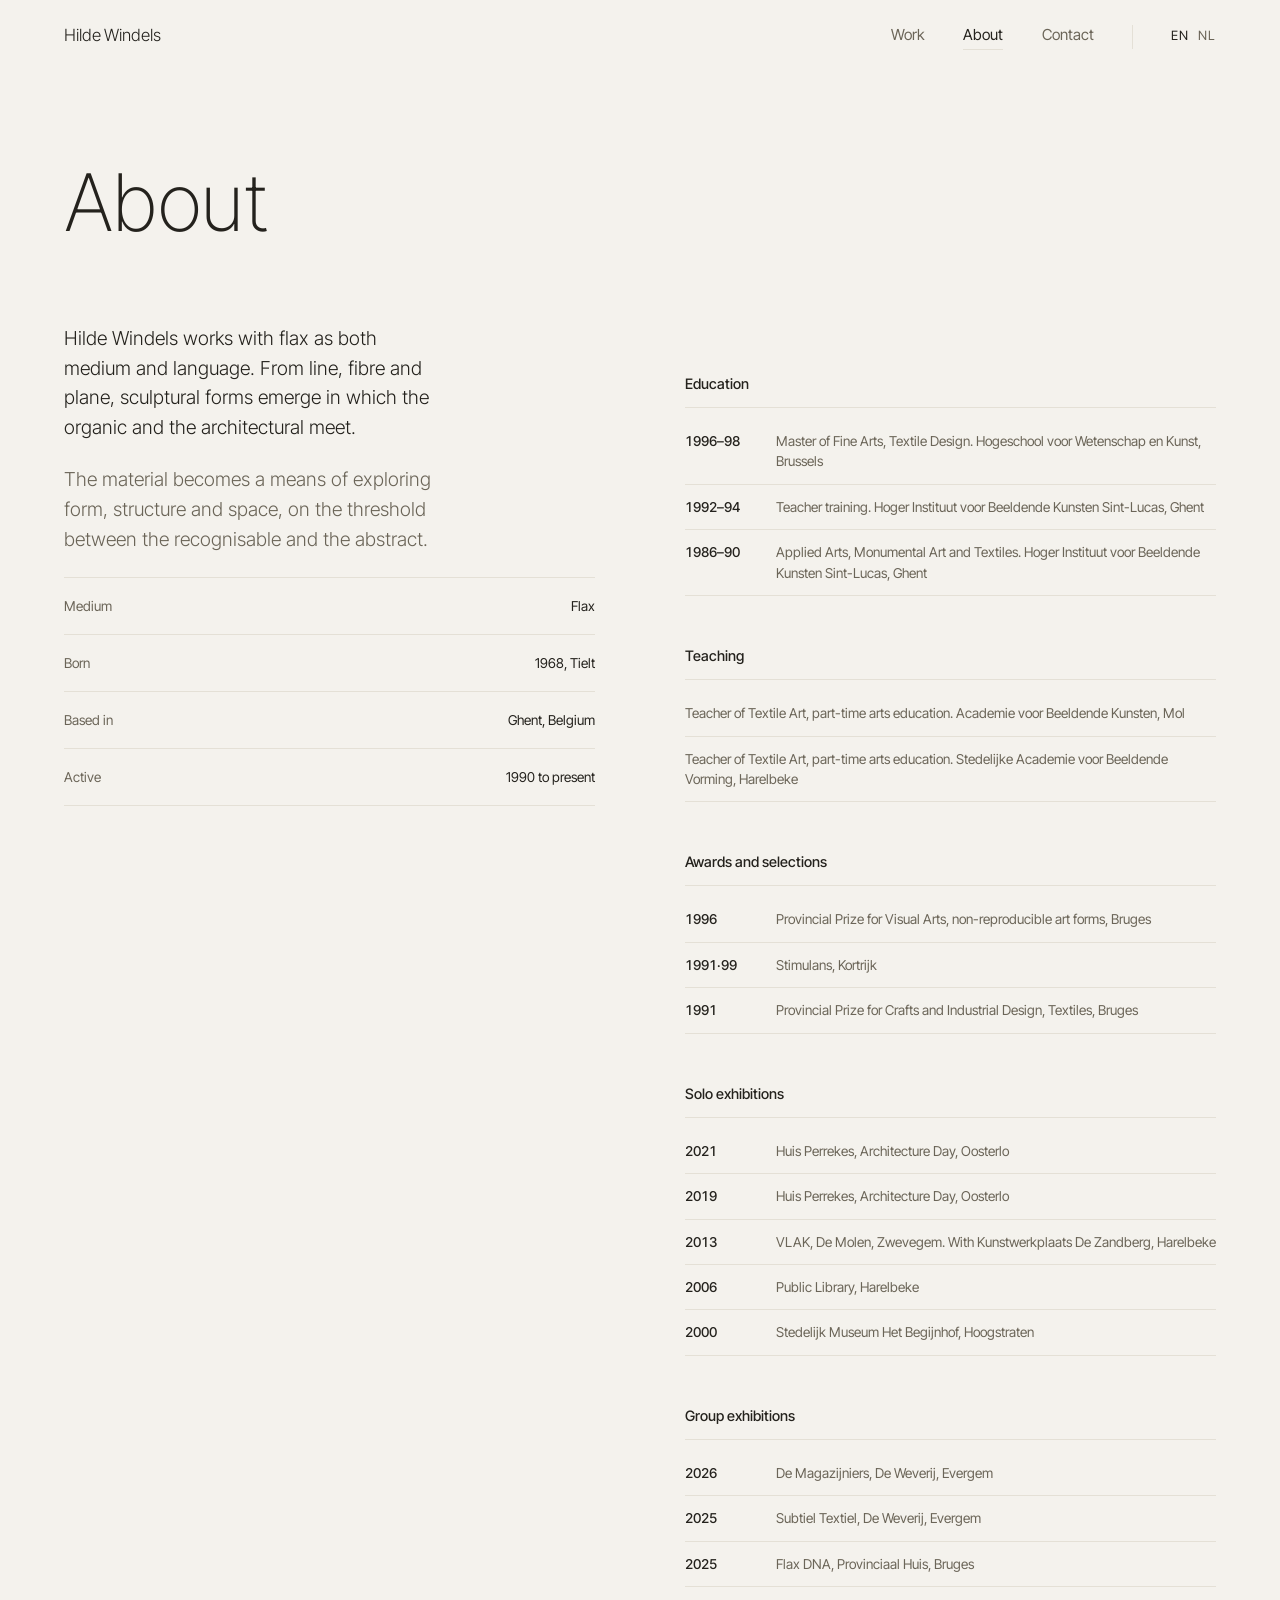
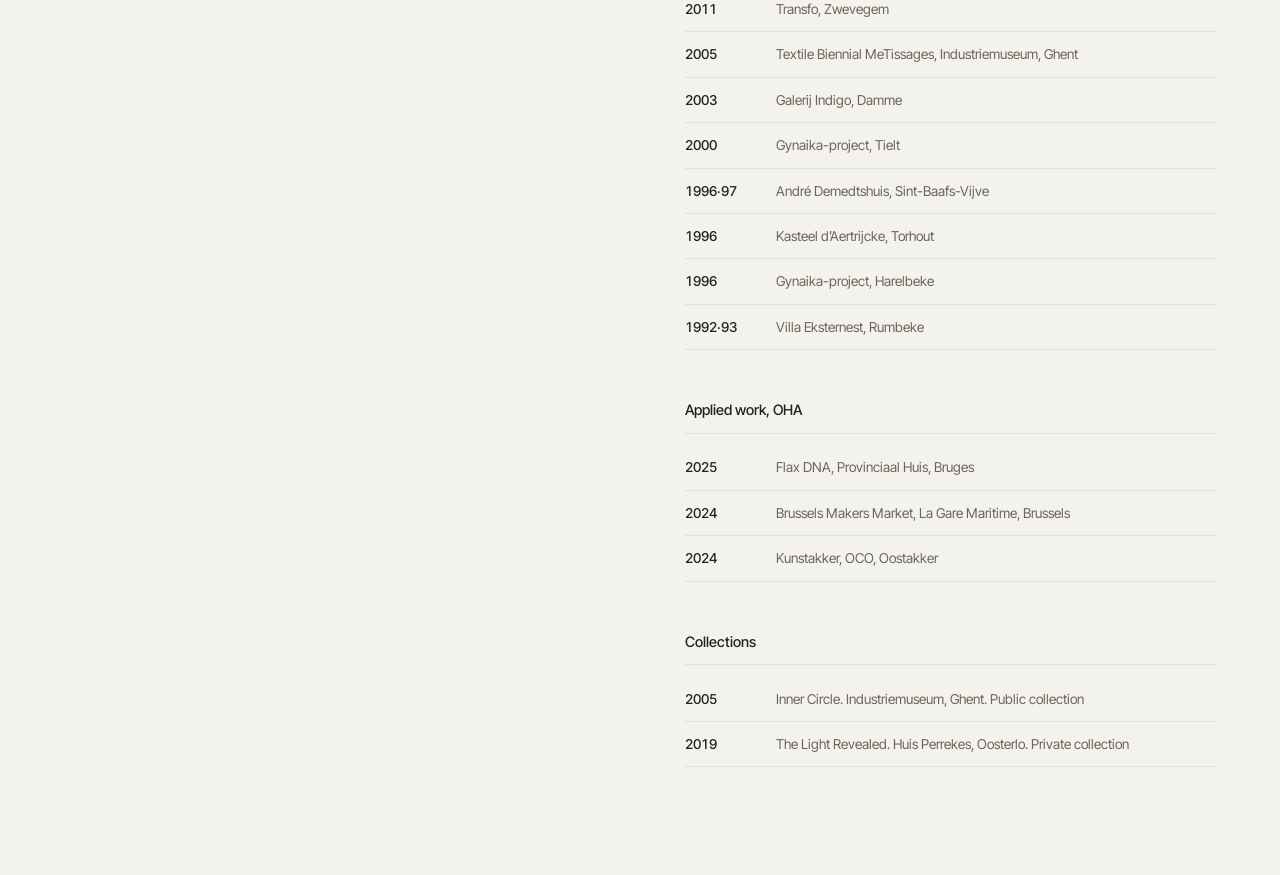
<file: about.html>
<!DOCTYPE html>
<html lang="en">
<head>
  <meta charset="UTF-8" />
  <meta name="viewport" content="width=device-width, initial-scale=1.0" />
  <title>About, Hilde Windels</title>
  <meta name="description" content="Hilde Windels, visual artist working in flax. Education, exhibitions and collections." />
  <link rel="canonical" href="https://hilde-windels.com/about.html" />
  <link rel="alternate" hreflang="en" href="https://hilde-windels.com/about.html" />
  <link rel="alternate" hreflang="nl" href="https://hilde-windels.com/nl/over-mij.html" />
  <link rel="alternate" hreflang="x-default" href="https://hilde-windels.com/about.html" />

  <!-- Hoe de link eruitziet als hij gedeeld wordt in WhatsApp, mail of sociale media -->
  <meta property="og:type" content="website" />
  <meta property="og:locale" content="en_GB" />
  <meta property="og:site_name" content="Hilde Windels" />
  <meta property="og:url" content="https://hilde-windels.com/about.html" />
  <meta property="og:title" content="About, Hilde Windels" />
  <meta property="og:description" content="Hilde Windels, visual artist working in flax. Education, exhibitions and collections." />
  <meta property="og:image" content="https://hilde-windels.com/assets/preview.jpg" />
  <meta property="og:image:width" content="1200" />
  <meta property="og:image:height" content="630" />
  <meta property="og:image:alt" content="Detail of a flax work by Hilde Windels" />
  <meta name="twitter:card" content="summary_large_image" />
  <link rel="preconnect" href="https://fonts.googleapis.com" />
  <link rel="preconnect" href="https://fonts.gstatic.com" crossorigin />
  <link href="https://fonts.googleapis.com/css2?family=Inter+Tight:wght@200;300;400;500&display=swap" rel="stylesheet" />
  <link rel="icon" href="favicon.png" type="image/png" />
  <link rel="apple-touch-icon" href="favicon.png" />
  <script type="application/ld+json">
{
  "@context": "https://schema.org",
  "@type": "ProfilePage",
  "url": "https://hilde-windels.com/about.html",
  "inLanguage": "en",
  "mainEntity": {
    "@type": "Person",
    "@id": "https://hilde-windels.com/#hilde-windels",
    "name": "Hilde Windels",
    "jobTitle": "Visual artist",
    "url": "https://hilde-windels.com/",
    "birthPlace": {
      "@type": "Place",
      "name": "Tielt, Belgium"
    },
    "address": {
      "@type": "PostalAddress",
      "addressLocality": "Ghent",
      "addressCountry": "BE"
    },
    "alumniOf": [
      {
        "@type": "CollegeOrUniversity",
        "name": "Hogeschool voor Wetenschap en Kunst, Brussels"
      },
      {
        "@type": "CollegeOrUniversity",
        "name": "Hoger Instituut voor Beeldende Kunsten Sint-Lucas, Ghent"
      }
    ],
    "award": [
      "Provincial Prize for Visual Arts, non-reproducible art forms, Bruges (1996)",
      "Provincial Prize for Crafts and Industrial Design, Textiles, Bruges (1991)"
    ],
    "knowsAbout": [
      "Flax",
      "Textile art",
      "Visual art"
    ]
  }
}
  </script>

  <link rel="stylesheet" href="styles.css?v=28" />
</head>
<body class="page">

  <header class="bar">
    <a class="bar__home" href="index.html">Hilde Windels</a>
    <span class="taal taal--balk"><span class="taal__nu" aria-current="true">EN</span><a href="nl/over-mij.html" hreflang="nl" lang="nl" aria-label="Nederlands">NL</a></span>
    <button class="burger" id="burger" type="button" aria-label="Open menu" aria-expanded="false" aria-controls="menu">
      <span></span><span></span>
    </button>
    <nav class="bar__nav" id="menu" aria-label="Main navigation">
      <a href="index.html">Work</a>
      <a href="about.html" class="is-current" aria-current="page">About</a>
      <a href="contact.html">Contact</a>
      <span class="taal"><span class="taal__nu" aria-current="true">EN</span><a href="nl/over-mij.html" hreflang="nl" lang="nl" aria-label="Nederlands">NL</a></span>
    </nav>
  </header>

  <main class="sheet">
    <h1 class="display display--page">About</h1>

    <div class="sheet__grid">
      <div class="sheet__text">
        <p class="lead">
          Hilde Windels works with flax as both medium and language. From line,
          fibre and plane, sculptural forms emerge in which the organic and the
          architectural meet.
        </p>
        <p>
          The material becomes a means of exploring form, structure and space,
          on the threshold between the recognisable and the abstract.
        </p>

        <dl class="data">
          <div><dt>Medium</dt><dd>Flax</dd></div>
          <div><dt>Born</dt><dd>1968, Tielt</dd></div>
          <div><dt>Based in</dt><dd>Ghent, Belgium</dd></div>
          <div><dt>Active</dt><dd>1990 to present</dd></div>
        </dl>
      </div>

      <div class="sheet__data">
        <h2 class="cv__head">Education</h2>
        <ul class="cv__list">
          <li><span>1996&ndash;98</span> Master of Fine Arts, Textile Design. Hogeschool voor Wetenschap en Kunst, Brussels</li>
          <li><span>1992&ndash;94</span> Teacher training. Hoger Instituut voor Beeldende Kunsten Sint-Lucas, Ghent</li>
          <li><span>1986&ndash;90</span> Applied Arts, Monumental Art and Textiles. Hoger Instituut voor Beeldende Kunsten Sint-Lucas, Ghent</li>
        </ul>

        <h2 class="cv__head">Teaching</h2>
        <ul class="cv__list cv__list--plain">
          <li>Teacher of Textile Art, part-time arts education. Academie voor Beeldende Kunsten, Mol</li>
          <li>Teacher of Textile Art, part-time arts education. Stedelijke Academie voor Beeldende Vorming, Harelbeke</li>
        </ul>

        <h2 class="cv__head">Awards and selections</h2>
        <ul class="cv__list">
          <li><span>1996</span> Provincial Prize for Visual Arts, non-reproducible art forms, Bruges</li>
          <li><span>1991&middot;99</span> Stimulans, Kortrijk</li>
          <li><span>1991</span> Provincial Prize for Crafts and Industrial Design, Textiles, Bruges</li>
        </ul>

        <h2 class="cv__head">Solo exhibitions</h2>
        <ul class="cv__list">
          <li><span>2021</span> Huis Perrekes, Architecture Day, Oosterlo</li>
          <li><span>2019</span> Huis Perrekes, Architecture Day, Oosterlo</li>
          <li><span>2013</span> VLAK, De Molen, Zwevegem. With Kunstwerkplaats De Zandberg, Harelbeke</li>
          <li><span>2006</span> Public Library, Harelbeke</li>
          <li><span>2000</span> Stedelijk Museum Het Begijnhof, Hoogstraten</li>
        </ul>

        <h2 class="cv__head">Group exhibitions</h2>
        <ul class="cv__list">
          <li><span>2026</span> De Magazijniers, De Weverij, Evergem</li>
          <li><span>2025</span> Subtiel Textiel, De Weverij, Evergem</li>
          <li><span>2025</span> Flax DNA, Provinciaal Huis, Bruges</li>
          <li><span>2011</span> Transfo, Zwevegem</li>
          <li><span>2005</span> Textile Biennial MeTissages, Industriemuseum, Ghent</li>
          <li><span>2003</span> Galerij Indigo, Damme</li>
          <li><span>2000</span> Gynaika-project, Tielt</li>
          <li><span>1996&middot;97</span> Andr&eacute; Demedtshuis, Sint-Baafs-Vijve</li>
          <li><span>1996</span> Kasteel d&rsquo;Aertrijcke, Torhout</li>
          <li><span>1996</span> Gynaika-project, Harelbeke</li>
          <li><span>1992&middot;93</span> Villa Eksternest, Rumbeke</li>
        </ul>

        <h2 class="cv__head">Applied work, OHA</h2>
        <ul class="cv__list">
          <li><span>2025</span> Flax DNA, Provinciaal Huis, Bruges</li>
          <li><span>2024</span> Brussels Makers Market, La Gare Maritime, Brussels</li>
          <li><span>2024</span> Kunstakker, OCO, Oostakker</li>
        </ul>

        <h2 class="cv__head">Collections</h2>
        <ul class="cv__list">
          <li><span>2005</span> Inner Circle. Industriemuseum, Ghent. Public collection</li>
          <li><span>2019</span> The Light Revealed. Huis Perrekes, Oosterlo. Private collection</li>
        </ul>
      </div>
    </div>
  </main>

  <script src="script.js?v=28"></script>
</body>
</html>
</file>
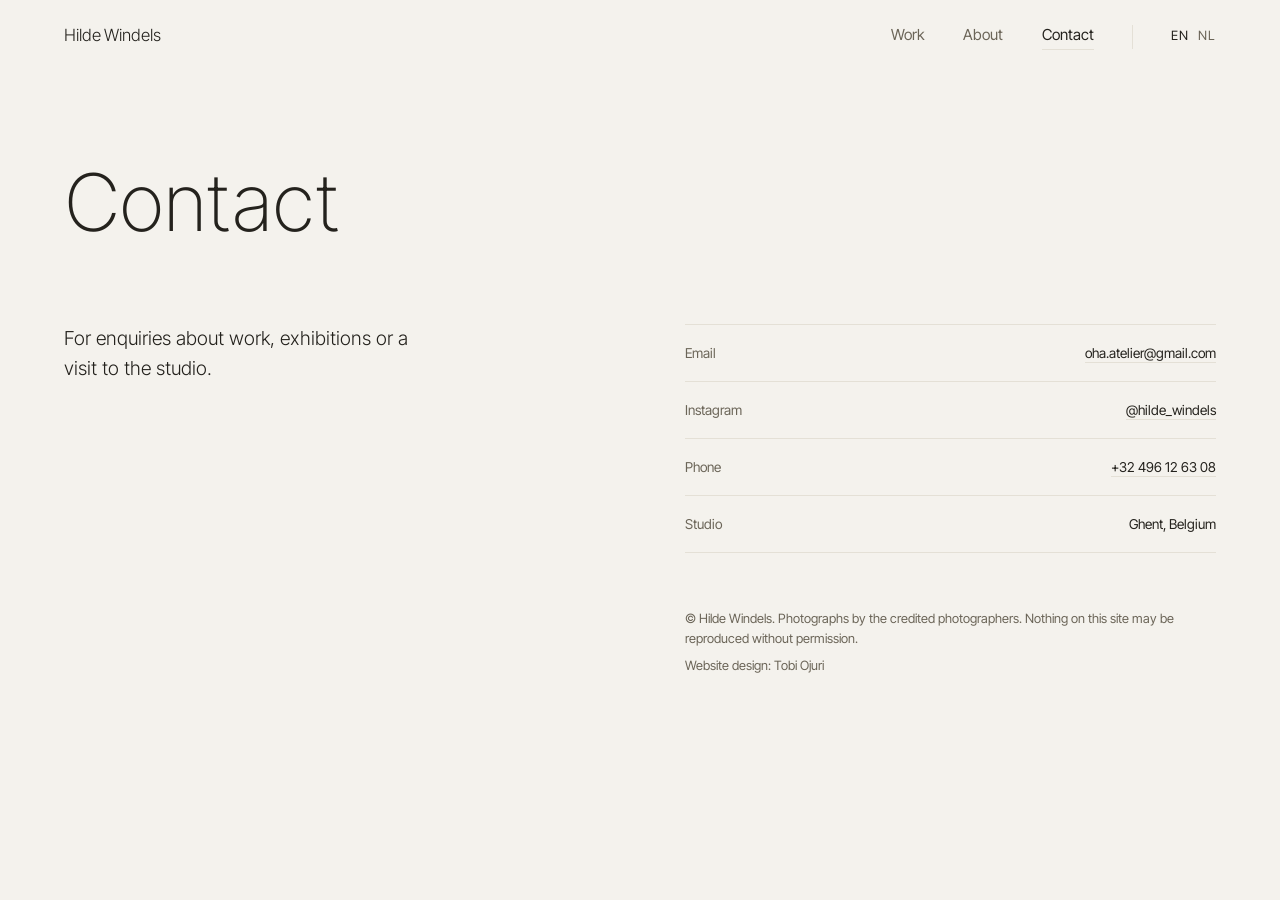
<file: contact.html>
<!DOCTYPE html>
<html lang="en">
<head>
  <meta charset="UTF-8" />
  <meta name="viewport" content="width=device-width, initial-scale=1.0" />
  <title>Contact, Hilde Windels</title>
  <meta name="description" content="Contact details of visual artist Hilde Windels, Ghent." />
  <link rel="canonical" href="https://hilde-windels.com/contact.html" />
  <link rel="alternate" hreflang="en" href="https://hilde-windels.com/contact.html" />
  <link rel="alternate" hreflang="nl" href="https://hilde-windels.com/nl/contact.html" />
  <link rel="alternate" hreflang="x-default" href="https://hilde-windels.com/contact.html" />

  <!-- Hoe de link eruitziet als hij gedeeld wordt in WhatsApp, mail of sociale media -->
  <meta property="og:type" content="website" />
  <meta property="og:locale" content="en_GB" />
  <meta property="og:site_name" content="Hilde Windels" />
  <meta property="og:url" content="https://hilde-windels.com/contact.html" />
  <meta property="og:title" content="Contact, Hilde Windels" />
  <meta property="og:description" content="Contact details of visual artist Hilde Windels, Ghent." />
  <meta property="og:image" content="https://hilde-windels.com/assets/preview.jpg" />
  <meta property="og:image:width" content="1200" />
  <meta property="og:image:height" content="630" />
  <meta property="og:image:alt" content="Detail of a flax work by Hilde Windels" />
  <meta name="twitter:card" content="summary_large_image" />
  <link rel="preconnect" href="https://fonts.googleapis.com" />
  <link rel="preconnect" href="https://fonts.gstatic.com" crossorigin />
  <link href="https://fonts.googleapis.com/css2?family=Inter+Tight:wght@200;300;400;500&display=swap" rel="stylesheet" />
  <link rel="icon" href="favicon.png" type="image/png" />
  <link rel="apple-touch-icon" href="favicon.png" />
  <script type="application/ld+json">
{
  "@context": "https://schema.org",
  "@type": "ContactPage",
  "url": "https://hilde-windels.com/contact.html",
  "inLanguage": "en",
  "mainEntity": {
    "@type": "Person",
    "@id": "https://hilde-windels.com/#hilde-windels",
    "name": "Hilde Windels",
    "jobTitle": "Visual artist",
    "url": "https://hilde-windels.com/",
    "email": "oha.atelier@gmail.com",
    "telephone": "+32496126308",
    "address": {
      "@type": "PostalAddress",
      "addressLocality": "Ghent",
      "addressCountry": "BE"
    }
  }
}
  </script>

  <link rel="stylesheet" href="styles.css?v=28" />
</head>
<body class="page">

  <header class="bar">
    <a class="bar__home" href="index.html">Hilde Windels</a>
    <span class="taal taal--balk"><span class="taal__nu" aria-current="true">EN</span><a href="nl/contact.html" hreflang="nl" lang="nl" aria-label="Nederlands">NL</a></span>
    <button class="burger" id="burger" type="button" aria-label="Open menu" aria-expanded="false" aria-controls="menu">
      <span></span><span></span>
    </button>
    <nav class="bar__nav" id="menu" aria-label="Main navigation">
      <a href="index.html">Work</a>
      <a href="about.html">About</a>
      <a href="contact.html" class="is-current" aria-current="page">Contact</a>
      <span class="taal"><span class="taal__nu" aria-current="true">EN</span><a href="nl/contact.html" hreflang="nl" lang="nl" aria-label="Nederlands">NL</a></span>
    </nav>
  </header>

  <main class="sheet">
    <h1 class="display display--page">Contact</h1>

    <div class="sheet__grid">
      <div class="sheet__text">
        <p class="lead">
          For enquiries about work, exhibitions or a visit to the studio.
        </p>
      </div>

      <div class="sheet__data">
        <dl class="data">
          <div><dt>Email</dt><dd><a class="link" href="mailto:oha.atelier@gmail.com">oha.atelier@gmail.com</a></dd></div>
          <div><dt>Instagram</dt><dd><a class="link" href="https://www.instagram.com/hilde_windels/" rel="me">@hilde_windels</a></dd></div>
          <div><dt>Phone</dt><dd><a class="link" href="tel:+32496126308">+32 496 12 63 08</a></dd></div>
          <div><dt>Studio</dt><dd>Ghent, Belgium</dd></div>
        </dl>
        <p class="rechten">&copy; Hilde Windels. Photographs by the credited photographers. Nothing on this site may be reproduced without permission.</p>
        <p class="rechten rechten--maker">Website design: Tobi Ojuri</p>
      </div>
    </div>
  </main>

  <script src="script.js?v=28"></script>
</body>
</html>
</file>
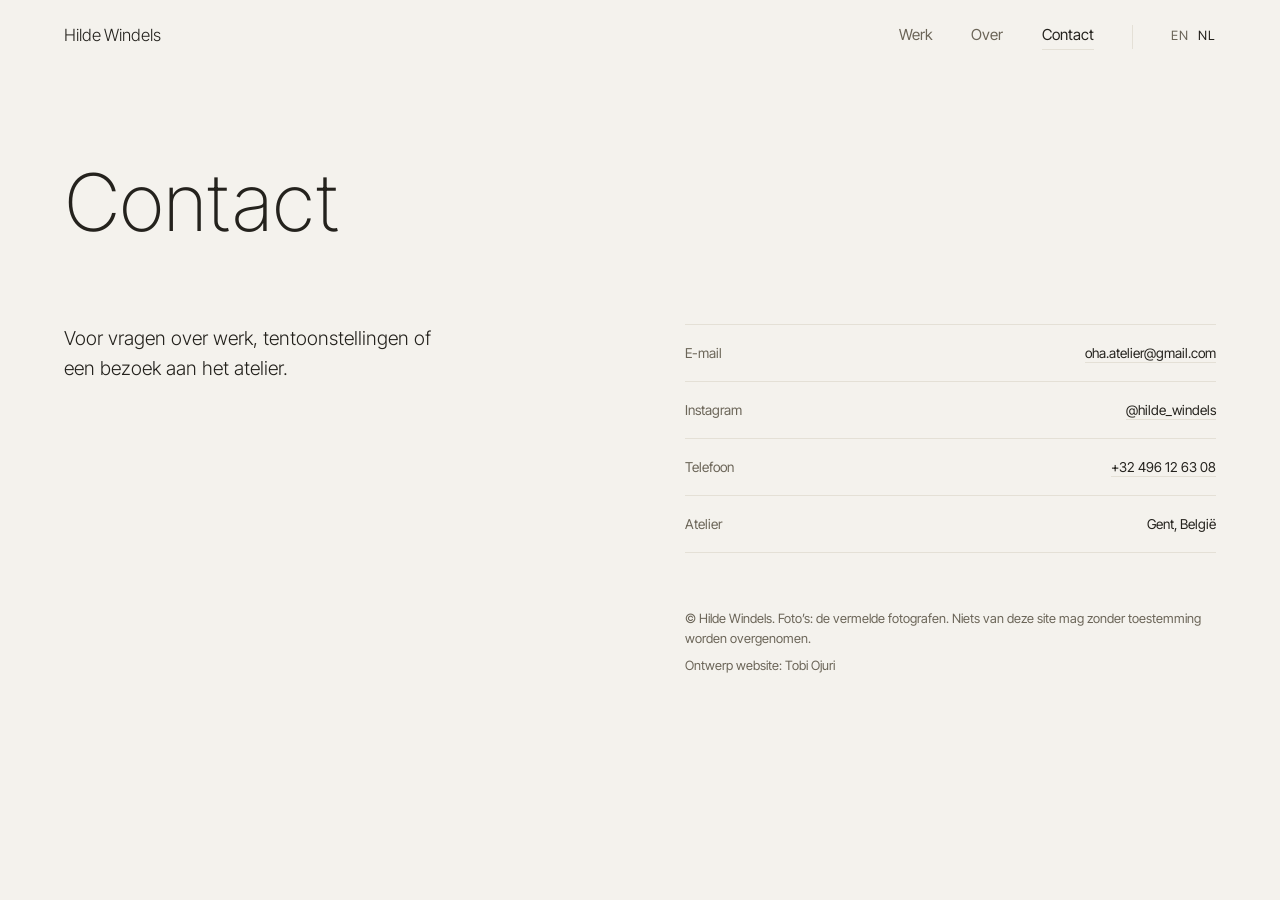
<file: nl/contact.html>
<!DOCTYPE html>
<html lang="nl">
<head>
  <meta charset="UTF-8" />
  <meta name="viewport" content="width=device-width, initial-scale=1.0" />
  <title>Contact, Hilde Windels</title>
  <meta name="description" content="Contactgegevens van beeldend kunstenaar Hilde Windels, Gent." />
  <link rel="canonical" href="https://hilde-windels.com/nl/contact.html" />
  <link rel="alternate" hreflang="en" href="https://hilde-windels.com/contact.html" />
  <link rel="alternate" hreflang="nl" href="https://hilde-windels.com/nl/contact.html" />
  <link rel="alternate" hreflang="x-default" href="https://hilde-windels.com/contact.html" />

  <!-- Hoe de link eruitziet als hij gedeeld wordt in WhatsApp, mail of sociale media -->
  <meta property="og:type" content="website" />
  <meta property="og:locale" content="nl_BE" />
  <meta property="og:site_name" content="Hilde Windels" />
  <meta property="og:url" content="https://hilde-windels.com/nl/contact.html" />
  <meta property="og:title" content="Contact, Hilde Windels" />
  <meta property="og:description" content="Contactgegevens van beeldend kunstenaar Hilde Windels, Gent." />
  <meta property="og:image" content="https://hilde-windels.com/assets/preview.jpg" />
  <meta property="og:image:width" content="1200" />
  <meta property="og:image:height" content="630" />
  <meta property="og:image:alt" content="Detail van een werk in vlas van Hilde Windels" />
  <meta name="twitter:card" content="summary_large_image" />
  <link rel="preconnect" href="https://fonts.googleapis.com" />
  <link rel="preconnect" href="https://fonts.gstatic.com" crossorigin />
  <link href="https://fonts.googleapis.com/css2?family=Inter+Tight:wght@200;300;400;500&display=swap" rel="stylesheet" />
  <link rel="icon" href="../favicon.png" type="image/png" />
  <link rel="apple-touch-icon" href="../favicon.png" />
  <script type="application/ld+json">
{
  "@context": "https://schema.org",
  "@type": "ContactPage",
  "url": "https://hilde-windels.com/nl/contact.html",
  "inLanguage": "nl-BE",
  "mainEntity": {
    "@type": "Person",
    "@id": "https://hilde-windels.com/#hilde-windels",
    "name": "Hilde Windels",
    "jobTitle": "Beeldend kunstenaar",
    "url": "https://hilde-windels.com/",
    "email": "oha.atelier@gmail.com",
    "telephone": "+32496126308",
    "address": {
      "@type": "PostalAddress",
      "addressLocality": "Gent",
      "addressCountry": "BE"
    }
  }
}
  </script>

  <link rel="stylesheet" href="../styles.css?v=28" />
</head>
<body class="page">

  <header class="bar">
    <a class="bar__home" href="index.html">Hilde Windels</a>
    <span class="taal taal--balk"><a href="../contact.html" hreflang="en" lang="en" aria-label="English">EN</a><span class="taal__nu" aria-current="true">NL</span></span>
    <button class="burger" id="burger" type="button" aria-label="Menu openen" aria-expanded="false" aria-controls="menu">
      <span></span><span></span>
    </button>
    <nav class="bar__nav" id="menu" aria-label="Hoofdnavigatie">
      <a href="index.html">Werk</a>
      <a href="over-mij.html">Over</a>
      <a href="contact.html" class="is-current" aria-current="page">Contact</a>
      <span class="taal"><a href="../contact.html" hreflang="en" lang="en" aria-label="English">EN</a><span class="taal__nu" aria-current="true">NL</span></span>
    </nav>
  </header>

  <main class="sheet">
    <h1 class="display display--page">Contact</h1>

    <div class="sheet__grid">
      <div class="sheet__text">
        <p class="lead">
          Voor vragen over werk, tentoonstellingen of een bezoek aan het atelier.
        </p>
      </div>

      <div class="sheet__data">
        <dl class="data">
          <div><dt>E-mail</dt><dd><a class="link" href="mailto:oha.atelier@gmail.com">oha.atelier@gmail.com</a></dd></div>
          <div><dt>Instagram</dt><dd><a class="link" href="https://www.instagram.com/hilde_windels/" rel="me">@hilde_windels</a></dd></div>
          <div><dt>Telefoon</dt><dd><a class="link" href="tel:+32496126308">+32 496 12 63 08</a></dd></div>
          <div><dt>Atelier</dt><dd>Gent, Belgi&euml;</dd></div>
        </dl>
        <p class="rechten">&copy; Hilde Windels. Foto&rsquo;s: de vermelde fotografen. Niets van deze site mag zonder toestemming worden overgenomen.</p>
        <p class="rechten rechten--maker">Ontwerp website: Tobi Ojuri</p>
      </div>
    </div>
  </main>

  <script src="../script.js?v=28"></script>
</body>
</html>
</file>
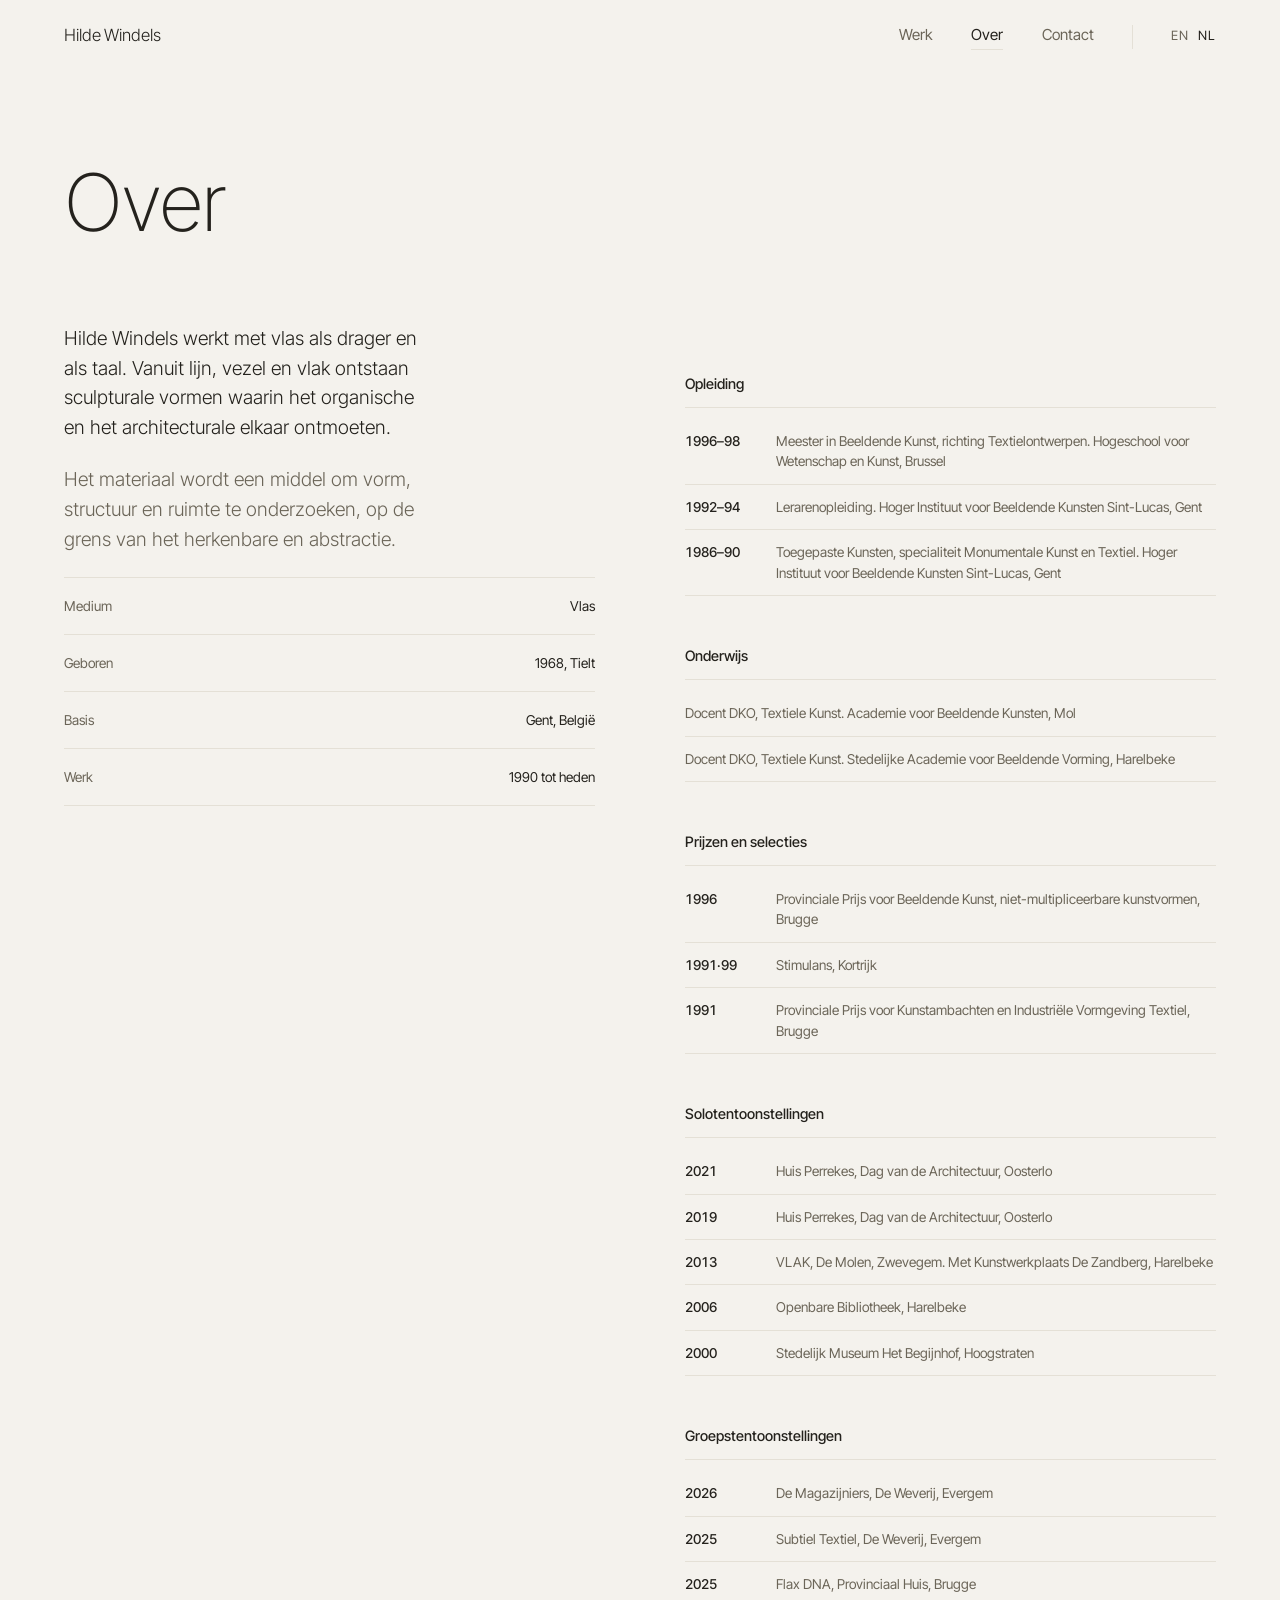
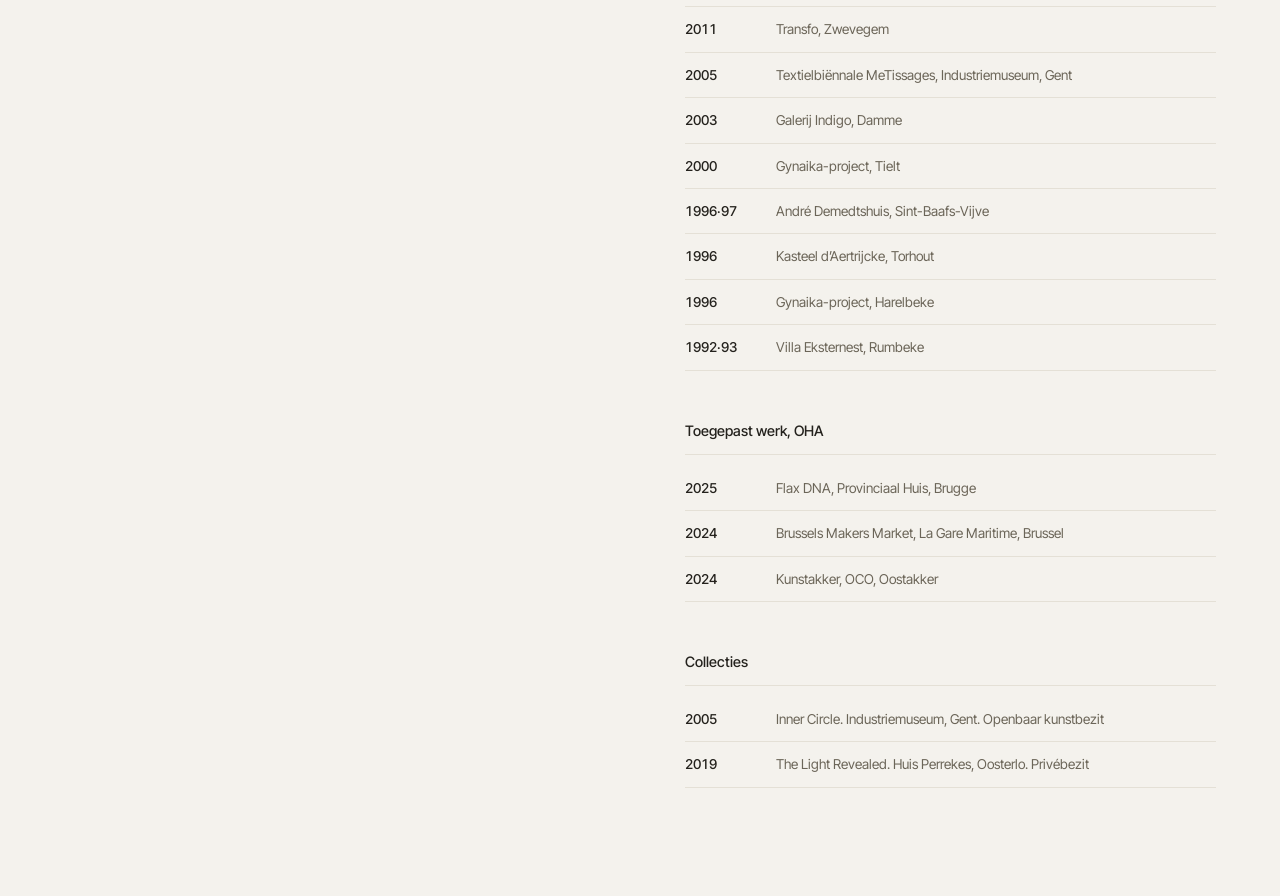
<file: nl/over-mij.html>
<!DOCTYPE html>
<html lang="nl">
<head>
  <meta charset="UTF-8" />
  <meta name="viewport" content="width=device-width, initial-scale=1.0" />
  <title>Over, Hilde Windels</title>
  <meta name="description" content="Hilde Windels, beeldend kunstenaar. Werk in vlas. Opleiding, tentoonstellingen en collecties." />
  <link rel="canonical" href="https://hilde-windels.com/nl/over-mij.html" />
  <link rel="alternate" hreflang="en" href="https://hilde-windels.com/about.html" />
  <link rel="alternate" hreflang="nl" href="https://hilde-windels.com/nl/over-mij.html" />
  <link rel="alternate" hreflang="x-default" href="https://hilde-windels.com/about.html" />

  <!-- Hoe de link eruitziet als hij gedeeld wordt in WhatsApp, mail of sociale media -->
  <meta property="og:type" content="website" />
  <meta property="og:locale" content="nl_BE" />
  <meta property="og:site_name" content="Hilde Windels" />
  <meta property="og:url" content="https://hilde-windels.com/nl/over-mij.html" />
  <meta property="og:title" content="Over, Hilde Windels" />
  <meta property="og:description" content="Hilde Windels, beeldend kunstenaar. Werk in vlas. Opleiding, tentoonstellingen en collecties." />
  <meta property="og:image" content="https://hilde-windels.com/assets/preview.jpg" />
  <meta property="og:image:width" content="1200" />
  <meta property="og:image:height" content="630" />
  <meta property="og:image:alt" content="Detail van een werk in vlas van Hilde Windels" />
  <meta name="twitter:card" content="summary_large_image" />
  <link rel="preconnect" href="https://fonts.googleapis.com" />
  <link rel="preconnect" href="https://fonts.gstatic.com" crossorigin />
  <link href="https://fonts.googleapis.com/css2?family=Inter+Tight:wght@200;300;400;500&display=swap" rel="stylesheet" />
  <link rel="icon" href="../favicon.png" type="image/png" />
  <link rel="apple-touch-icon" href="../favicon.png" />
  <script type="application/ld+json">
{
  "@context": "https://schema.org",
  "@type": "ProfilePage",
  "url": "https://hilde-windels.com/nl/over-mij.html",
  "inLanguage": "nl-BE",
  "mainEntity": {
    "@type": "Person",
    "@id": "https://hilde-windels.com/#hilde-windels",
    "name": "Hilde Windels",
    "jobTitle": "Beeldend kunstenaar",
    "url": "https://hilde-windels.com/",
    "birthPlace": {
      "@type": "Place",
      "name": "Tielt, België"
    },
    "address": {
      "@type": "PostalAddress",
      "addressLocality": "Gent",
      "addressCountry": "BE"
    },
    "alumniOf": [
      {
        "@type": "CollegeOrUniversity",
        "name": "Hogeschool voor Wetenschap en Kunst, Brussel"
      },
      {
        "@type": "CollegeOrUniversity",
        "name": "Hoger Instituut voor Beeldende Kunsten Sint-Lucas, Gent"
      }
    ],
    "award": [
      "Provinciale Prijs voor Beeldende Kunst, niet-multipliceerbare kunstvormen, Brugge (1996)",
      "Provinciale Prijs voor Kunstambachten en Industriële Vormgeving Textiel, Brugge (1991)"
    ],
    "knowsAbout": [
      "Vlas",
      "Textielkunst",
      "Beeldende kunst"
    ]
  }
}
  </script>

  <link rel="stylesheet" href="../styles.css?v=28" />
</head>
<body class="page">

  <header class="bar">
    <a class="bar__home" href="index.html">Hilde Windels</a>
    <span class="taal taal--balk"><a href="../about.html" hreflang="en" lang="en" aria-label="English">EN</a><span class="taal__nu" aria-current="true">NL</span></span>
    <button class="burger" id="burger" type="button" aria-label="Menu openen" aria-expanded="false" aria-controls="menu">
      <span></span><span></span>
    </button>
    <nav class="bar__nav" id="menu" aria-label="Hoofdnavigatie">
      <a href="index.html">Werk</a>
      <a href="over-mij.html" class="is-current" aria-current="page">Over</a>
      <a href="contact.html">Contact</a>
      <span class="taal"><a href="../about.html" hreflang="en" lang="en" aria-label="English">EN</a><span class="taal__nu" aria-current="true">NL</span></span>
    </nav>
  </header>

  <main class="sheet">
    <h1 class="display display--page">Over</h1>

    <div class="sheet__grid">
      <div class="sheet__text">
        <p class="lead">
          Hilde Windels werkt met vlas als drager en als taal. Vanuit lijn, vezel
          en vlak ontstaan sculpturale vormen waarin het organische en het
          architecturale elkaar ontmoeten.
        </p>
        <p>
          Het materiaal wordt een middel om vorm, structuur en ruimte te
          onderzoeken, op de grens van het herkenbare en abstractie.
        </p>

        <dl class="data">
          <div><dt>Medium</dt><dd>Vlas</dd></div>
          <div><dt>Geboren</dt><dd>1968, Tielt</dd></div>
          <div><dt>Basis</dt><dd>Gent, Belgi&euml;</dd></div>
          <div><dt>Werk</dt><dd>1990 tot heden</dd></div>
        </dl>
      </div>

      <div class="sheet__data">
        <h2 class="cv__head">Opleiding</h2>
        <ul class="cv__list">
          <li><span>1996&ndash;98</span> Meester in Beeldende Kunst, richting Textielontwerpen. Hogeschool voor Wetenschap en Kunst, Brussel</li>
          <li><span>1992&ndash;94</span> Lerarenopleiding. Hoger Instituut voor Beeldende Kunsten Sint-Lucas, Gent</li>
          <li><span>1986&ndash;90</span> Toegepaste Kunsten, specialiteit Monumentale Kunst en Textiel. Hoger Instituut voor Beeldende Kunsten Sint-Lucas, Gent</li>
        </ul>

        <h2 class="cv__head">Onderwijs</h2>
        <ul class="cv__list cv__list--plain">
          <li>Docent DKO, Textiele Kunst. Academie voor Beeldende Kunsten, Mol</li>
          <li>Docent DKO, Textiele Kunst. Stedelijke Academie voor Beeldende Vorming, Harelbeke</li>
        </ul>

        <h2 class="cv__head">Prijzen en selecties</h2>
        <ul class="cv__list">
          <li><span>1996</span> Provinciale Prijs voor Beeldende Kunst, niet-multipliceerbare kunstvormen, Brugge</li>
          <li><span>1991&middot;99</span> Stimulans, Kortrijk</li>
          <li><span>1991</span> Provinciale Prijs voor Kunstambachten en Industri&euml;le Vormgeving Textiel, Brugge</li>
        </ul>

        <h2 class="cv__head">Solotentoonstellingen</h2>
        <ul class="cv__list">
          <li><span>2021</span> Huis Perrekes, Dag van de Architectuur, Oosterlo</li>
          <li><span>2019</span> Huis Perrekes, Dag van de Architectuur, Oosterlo</li>
          <li><span>2013</span> VLAK, De Molen, Zwevegem. Met Kunstwerkplaats De Zandberg, Harelbeke</li>
          <li><span>2006</span> Openbare Bibliotheek, Harelbeke</li>
          <li><span>2000</span> Stedelijk Museum Het Begijnhof, Hoogstraten</li>
        </ul>

        <h2 class="cv__head">Groepstentoonstellingen</h2>
        <ul class="cv__list">
          <li><span>2026</span> De Magazijniers, De Weverij, Evergem</li>
          <li><span>2025</span> Subtiel Textiel, De Weverij, Evergem</li>
          <li><span>2025</span> Flax DNA, Provinciaal Huis, Brugge</li>
          <li><span>2011</span> Transfo, Zwevegem</li>
          <li><span>2005</span> Textielbi&euml;nnale MeTissages, Industriemuseum, Gent</li>
          <li><span>2003</span> Galerij Indigo, Damme</li>
          <li><span>2000</span> Gynaika-project, Tielt</li>
          <li><span>1996&middot;97</span> Andr&eacute; Demedtshuis, Sint-Baafs-Vijve</li>
          <li><span>1996</span> Kasteel d&rsquo;Aertrijcke, Torhout</li>
          <li><span>1996</span> Gynaika-project, Harelbeke</li>
          <li><span>1992&middot;93</span> Villa Eksternest, Rumbeke</li>
        </ul>

        <h2 class="cv__head">Toegepast werk, OHA</h2>
        <ul class="cv__list">
          <li><span>2025</span> Flax DNA, Provinciaal Huis, Brugge</li>
          <li><span>2024</span> Brussels Makers Market, La Gare Maritime, Brussel</li>
          <li><span>2024</span> Kunstakker, OCO, Oostakker</li>
        </ul>

        <h2 class="cv__head">Collecties</h2>
        <ul class="cv__list">
          <li><span>2005</span> Inner Circle. Industriemuseum, Gent. Openbaar kunstbezit</li>
          <li><span>2019</span> The Light Revealed. Huis Perrekes, Oosterlo. Priv&eacute;bezit</li>
        </ul>
      </div>
    </div>
  </main>

  <script src="../script.js?v=28"></script>
</body>
</html>
</file>
<file: styles.css>
/* =========================================================
   Hilde Windels, portfolio
   Doorheen de jaren. Cream, fijne grotesk, horizontale tijdsbalk.
   ========================================================= */

:root {
  --bg:        #f4f2ed;
  --ink:       #24221d;
  --ink-soft:  #6b6558;   /* 5,17:1 op --bg, haalt WCAG AA */
  --line:      #e4e0d6;

  --sans: "Helvetica Neue", "Inter Tight", Helvetica, Arial, sans-serif;

  --pad: clamp(1.5rem, 5vw, 4.5rem);
  --ease: cubic-bezier(0.22, 1, 0.36, 1);

  --bar-h: clamp(4rem, 8svh, 5.5rem);
}

* { box-sizing: border-box; margin: 0; padding: 0; }

html { -webkit-text-size-adjust: 100%; }

body {
  background: var(--bg);
  color: var(--ink);
  font-family: var(--sans);
  font-weight: 400;
  line-height: 1.65;
  -webkit-font-smoothing: antialiased;
  text-rendering: optimizeLegibility;
}

::selection { background: var(--ink); color: var(--bg); }

/* Zichtbaar voor wie met het toetsenbord navigeert, in de stijl van de site */
:focus-visible { outline: 1px solid var(--ink); outline-offset: 3px; }

a { color: inherit; text-decoration: none; }
img { display: block; }

/* Klein zetsel: gewone tekst, geen kapitalen, normale spatiering */
.bar__role,
.bar__nav,
.data dt,
.data dd {
  font-size: 0.85rem;
  font-weight: 400;
  letter-spacing: 0;
}

/* =========================================================
   Kopbalk
   ========================================================= */
/* Kopbalk iets groter dan het overige klein zetsel */
.bar__role,
.bar__nav { font-size: 0.95rem; }

.bar {
  height: var(--bar-h);
  display: flex;
  justify-content: space-between;
  align-items: center;
  gap: 1.5rem;
  padding: 0 var(--pad);
}
.bar__home {
  font-size: clamp(1.05rem, 1.25vw, 1.2rem);
  font-weight: 300;
  color: var(--ink);
  letter-spacing: -0.005em;
}
.bar__role { color: var(--ink-soft); }

.bar__nav { display: flex; align-items: baseline; gap: clamp(1.1rem, 3vw, 2.75rem); }
.bar__nav a {
  position: relative;
  white-space: nowrap;
  color: var(--ink-soft);
  padding-bottom: 3px;
  transition: color .3s var(--ease);
}
.bar__nav a::after {
  content: "";
  position: absolute;
  left: 0; right: 100%; bottom: 0;
  height: 1px;
  background: var(--ink);
  transition: right .4s var(--ease);
}
.bar__nav a:hover { color: var(--ink); }
.bar__nav a:hover::after { right: 0; }
.bar__nav a.is-current { color: var(--ink); }
.bar__nav a.is-current::after { right: 0; background: var(--line); }

/* Taalkeuze: klein en rustig achteraan in het menu, de huidige taal donker */
.taal {
  display: flex;
  align-items: baseline;
  gap: 0.6rem;
  padding-left: clamp(1.1rem, 3vw, 2.75rem);
  border-left: 1px solid var(--line);
  font-size: 0.8rem;
  letter-spacing: 0.06em;
}
.taal__nu { color: var(--ink); }
.taal a { color: var(--ink-soft); transition: color .3s var(--ease); }
.taal a:hover { color: var(--ink); }
.taal--balk { display: none; }          /* alleen bij het hamburgermenu, zie onder */

/* =========================================================
   Groot woord: naam of paginatitel
   ========================================================= */
.display {
  font-weight: 200;
  font-size: clamp(2.6rem, 6.2vw, 6.4rem);
  line-height: 1.02;
  letter-spacing: -0.015em;
}
.display__sub {
  margin-top: 0.9rem;
  font-size: 0.9rem;
  color: var(--ink-soft);
}

/* =========================================================
   Startpagina: tijdsbalk
   ========================================================= */
.page--timeline { overflow: hidden; }

.stage {
  height: calc(100svh - var(--bar-h));
  display: grid;
  grid-template-columns: minmax(320px, 40%) 1fr;
  align-items: end;
  padding-bottom: clamp(1.5rem, 4svh, 3rem);
}

/* Alles in deze kolom een maat groter dan het zetsel elders */
/* Ook begrensd door de hoogte: naam, beschrijving en pijltjes moeten samen
   naast de tijdsbalk passen (foto + bijschrift), anders steekt de naam
   boven de foto's uit. 16.5rem is de ruimte voor alles onder de naam. */
.stage__side .display {
  font-size: clamp(3rem, min(7.4vw, calc((var(--tl-h) + 6.6rem - 16.5rem) / 1.87)), 7.6rem);
}
.stage__side .display__sub { font-size: 1.05rem; }
.stage__side .focus { font-size: 1.05rem; line-height: 1.55; }

.stage__side {
  /* zelfde linkermarge als de kopbalk, zodat alles op een lijn staat */
  padding: 0 clamp(1.5rem, 3vw, 3rem) 0 var(--pad);
}
.stage__side .display__sub { margin-top: 1.1rem; }

/* Breed scherm: de kolom is minstens even hoog als de tijdsbalk. De naam
   staat bovenaan, gelijk met de bovenkant van de foto's; beschrijving en
   pijltjes onderaan, gelijk met de tijdas. */
@media (min-width: 1001px) {
  .stage__side {
    min-height: calc(var(--tl-h) + 6.6rem + 1px);   /* foto + bijschrift + as */
    display: flex;
    flex-direction: column;
  }
  /* de hoofdletter zelf, niet de regelruimte erboven, tegen de bovenrand */
  .stage__side .display { margin-top: -0.17em; }
  .stage__side .display__sub { margin-top: auto; padding-top: 1.1rem; }
}

/* Details van het werk waar je staat; verandert bij hover en bij scrollen */
.focus {
  /* Alle beschrijvingen liggen in dezelfde rastercel: de zichtbare tekst en,
     onzichtbaar, alle andere. Daardoor is dit vak altijd zo hoog als de
     langste beschrijving en verschuift de balk eronder nooit. */
  display: grid;
  margin: clamp(1rem, 2.5svh, 1.75rem) 0 0;
  max-width: 44ch;
  font-size: 0.85rem;
  line-height: 1.6;
  color: var(--ink-soft);
  min-height: 4.5rem;
}
.focus > * { grid-area: 1 / 1; }
.focus__live { display: block; }
.focus__live { transition: opacity .3s var(--ease); }
.focus__live.is-fading { opacity: 0; }
.focus__sizer { visibility: hidden; pointer-events: none; }

/* Bladeren door de tijdsbalk, per scherm vol werken. Onder het tekstvak,
   dat altijd zo hoog is als de langste beschrijving: zo staan de pijltjes
   bij elk werk op dezelfde plek. Op desktop sluit hun onderkant aan op de
   tijdas. Links uitgelijnd met de tekst: de pijl staat midden in een
   grotere knop. */
.bladeren {
  display: flex;
  gap: 0.25rem;
  margin: 1rem 0 0 -0.95rem;
}

/* De gegevens van een werk, elk op een eigen regel: eerst wat het is,
   dan de maten, en de fotograaf kleiner en wat los eronder. */
.d { display: block; }
.d--foto {
  margin-top: 0.7em;
  font-size: 0.9em;
  letter-spacing: 0.01em;
  opacity: 0.8;
}

.stage { --tl-h: clamp(180px, 42svh, 460px); }
.timeline {
  overflow-x: auto;
  overflow-y: hidden;
  padding-bottom: 1px;
  scrollbar-width: thin;
  scrollbar-color: var(--line) transparent;
}
.timeline::-webkit-scrollbar { height: 3px; }
.timeline::-webkit-scrollbar-track { background: transparent; }
.timeline::-webkit-scrollbar-thumb { background: var(--line); }

.tl__list {
  list-style: none;
  display: flex;
  align-items: flex-end;
  gap: clamp(1.25rem, 2.2vw, 2.15rem);
  padding: 0 var(--pad) 0 0;
  width: max-content;
  border-bottom: 1px solid var(--line);   /* de tijdas */
}
.tl__item {
  display: flex;
  flex-direction: column;
  /* exact even breed als de foto, zodat de titel nooit buiten het beeld steekt */
  width: calc(var(--ar, 1) * var(--tl-h));
}
.tl__frame {
  /* maat staat vast in CSS, dus een nog niet geladen beeld verschuift niets */
  display: block;
  padding: 0;
  border: 0;
  background: none;
  cursor: pointer;
  font: inherit;
  color: inherit;
  height: var(--tl-h);
  width: calc(var(--ar, 1) * var(--tl-h));
  overflow: hidden;
}
.tl__frame img {
  height: 100%;
  width: 100%;
  max-width: none;
  object-fit: cover;
  transition: opacity .4s var(--ease);
}
.tl__item:hover .tl__frame img { opacity: 0.82; }

/* Eenmalig duwtje: de balk schuift even op en veert terug, zodat je ziet
   dat er meer is. */
@keyframes duw {
  0%   { transform: translateX(0); }
  45%  { transform: translateX(calc(-1 * var(--duw, 64px))); }
  100% { transform: translateX(0); }
}
.is-duw { animation: duw 1.3s cubic-bezier(0.45, 0, 0.25, 1) both; }
@media (max-width: 700px) {
  .tl__list.is-duw { --duw: 96px; }   /* het eerste werk vult bijna het scherm */
}
@media (prefers-reduced-motion: reduce) {
  .is-duw { animation: none; }
}

/* Foto's niet zomaar laten opslaan: geen slepen, geen selectie en op de
   gsm geen menu bij lang drukken. Het rechtsklikmenu blokkeert script.js. */
.tl__frame img,
.kijker__fig img {
  -webkit-user-drag: none;
  -webkit-user-select: none;
  user-select: none;
  -webkit-touch-callout: none;
}

.tl__cap {
  position: relative;
  display: flex;
  flex-direction: column;
  gap: 0.3rem;
  height: 6.6rem;                        /* vast, ook bij een titel over drie regels */
  padding-top: 1rem;
  padding-left: 0.9rem;
  border-left: 1px solid var(--line);     /* streepje op de tijdas */
}
.tl__title {
  font-size: 0.95rem;
  font-weight: 400;                      /* een h3 is standaard vet, dat willen we hier niet */
  color: var(--ink);
  line-height: 1.3;
  display: -webkit-box;
  -webkit-line-clamp: 3;
  -webkit-box-orient: vertical;
  overflow: hidden;
}
.tl__year {
  font-size: 0.85rem;
  color: var(--ink-soft);
  font-variant-numeric: tabular-nums;
}
.tl__regel {
  display: flex;
  gap: 0.55rem;
  align-items: baseline;
  white-space: nowrap;
  overflow: hidden;
}
.tl__meer {
  font-size: 0.8rem;
  color: var(--ink-soft);
}
.tl__meer::before { content: "\00b7"; margin-right: 0.55rem; }

.tl__item.is-active .tl__cap { border-left-color: var(--ink); }
.tl__item.is-active .tl__year { color: var(--ink); }

/* =========================================================
   Hamburgermenu, voor telefoons en lage (liggende) schermen
   ========================================================= */
.burger {
  display: none;                          /* alleen onder de breekpunten hieronder */
  position: relative;
  z-index: 60;
  width: 1.9rem;
  height: 1.15rem;
  padding: 0;
  border: 0;
  background: none;
  cursor: pointer;
}
.burger span {
  position: absolute;
  left: 0; right: 0;
  height: 1px;
  background: var(--ink);
  transition: transform .35s var(--ease);
}
.burger span:nth-child(1) { top: 3px; }
.burger span:nth-child(2) { bottom: 3px; }

@media (max-width: 700px), (max-height: 520px) {
  .burger { display: block; }

  /* Balk blijft bereikbaar: hij wijkt bij naar beneden scrollen en komt
     terug zodra je een klein stukje omhoog gaat. */
  .bar {
    position: sticky;
    top: 0;
    z-index: 56;
    background: var(--bg);
    transition: transform .35s var(--ease);
  }
  .is-bar-hidden .bar { transform: translateY(-100%); }
  /* Een transform maakt de balk het referentievlak voor het vaste paneel,
     dus nooit verschuiven terwijl het menu openstaat. */
  .is-menu-open .bar { transform: none; }

  .bar__nav {
    position: fixed;
    inset: 0;
    z-index: 55;
    flex-direction: column;
    justify-content: center;
    align-items: flex-start;
    gap: clamp(1.25rem, 4svh, 2.25rem);
    padding: 0 var(--pad);
    background: var(--bg);
    opacity: 0;
    visibility: hidden;
    transition: opacity .35s var(--ease), visibility .35s;
  }
  .bar__nav a {
    font-size: clamp(1.6rem, 7vw, 2.4rem);
    font-weight: 300;
    letter-spacing: -0.015em;
    color: var(--ink);
    padding: 0;
  }
  .bar__nav a::after { display: none; }
  .bar__nav a.is-current { color: var(--ink-soft); }
  /* in het gsm-menu onder de pagina's, klein gehouden */
  /* De taalkeuze staat dan in de balk zelf, niet in het uitklapmenu */
  .bar__nav .taal { display: none; }
  .taal--balk {
    display: flex;
    margin-left: auto;
    padding-left: 0;
    border-left: 0;
    font-size: 0.85rem;
  }

  .is-menu-open { overflow: hidden; }
  .is-menu-open .bar__nav { opacity: 1; visibility: visible; }
  .is-menu-open .burger span:nth-child(1) { transform: translateY(6px) rotate(45deg); }
  .is-menu-open .burger span:nth-child(2) { transform: translateY(-6px) rotate(-45deg); }
}

/* Op telefoons alleen het menu in de balk. De naam linksboven deed hetzelfde
   als "Werk", en daar is te weinig ruimte om dat verschil te dragen. */
@media (max-width: 640px) {
  .bar__role,
  .bar__home { display: none; }
  .bar { justify-content: flex-end; }
  /* zonder naam links: de taalkeuze links, het menu rechts */
  .taal--balk { margin-left: 0; margin-right: auto; }
}

@media (max-width: 1000px) {
  .page--timeline { overflow: auto; }
  .stage {
    height: auto;
    grid-template-columns: 1fr;
    align-items: start;
    gap: 0.25rem;
    padding-bottom: clamp(2.5rem, 7svh, 4rem);
  }
  .stage__side { padding: 0 var(--pad); }
  .focus { margin-top: 1.1rem; min-height: 0; max-width: none; }
  .tl__list { padding-left: var(--pad); }
  /* iets lager dan voorheen, zodat met de pijltjes erbij de titel onder
     het eerste werk nog in beeld blijft */
  .timeline { --tl-h: clamp(180px, 36svh, 480px); }
}

/* Lage vensters: gestapeld en scrollbaar, anders valt de balk buiten beeld */
@media (min-width: 1001px) and (max-height: 620px) {
  .page--timeline { overflow: auto; }
  .stage { height: auto; padding-bottom: 2rem; }
  .stage__side .display { font-size: clamp(2.4rem, 4.5vw, 3.5rem); }
  .stage { --tl-h: 240px; }
}

/* =========================================================
   Binnenpagina's
   ========================================================= */
.sheet {
  padding: clamp(3rem, 10svh, 7rem) var(--pad) clamp(4rem, 12svh, 8rem);
  max-width: 1400px;
  margin: 0 auto;
}
.display--page { margin-bottom: clamp(3rem, 9svh, 6rem); }

.sheet__grid {
  display: grid;
  grid-template-columns: 1fr 1fr;
  gap: clamp(2.5rem, 7vw, 7rem);
  align-items: start;
}
@media (max-width: 1000px) {
  .sheet__grid { grid-template-columns: 1fr; gap: 0; }
  /* Gestapeld: wat meer lucht tussen de inleiding en de gegevens, en
     daarna dezelfde afstand naar Opleiding als tussen de cv-blokken. */
  .sheet__text .data { margin-top: 2.6rem; margin-bottom: 0; }
  .sheet__data > .cv__head:first-child { margin-top: 3rem; }
}

/* Liggende telefoons: minder hoogte kwijt aan de naam */
@media (max-height: 480px) {
  .stage__side .display { font-size: clamp(1.9rem, 5vw, 2.6rem); }
  .stage__side .display__sub { font-size: 0.95rem; margin-top: 0.6rem; }
  .stage { gap: 1.5rem; }
}

.sheet__text p {
  font-size: clamp(1.05rem, 1.5vw, 1.35rem);
  font-weight: 300;
  line-height: 1.55;
  max-width: 34ch;
  margin-bottom: 1.4rem;
  color: var(--ink-soft);
}
.sheet__text .lead { color: var(--ink); }

.data { display: flex; flex-direction: column; margin-bottom: 3.5rem; }
.data > div {
  display: flex;
  justify-content: space-between;
  gap: 1rem;
  padding: 1.05rem 0;
  border-top: 1px solid var(--line);
}
.data > div:last-child { border-bottom: 1px solid var(--line); }
.data dt { color: var(--ink-soft); }

.rechten {
  margin-top: 2rem;
  font-size: 0.8rem;
  line-height: 1.6;
  color: var(--ink-soft);
}
.rechten--maker { margin-top: 0.4rem; }
.data dd { color: var(--ink); text-align: right; overflow-wrap: anywhere; }
.link { border-bottom: 1px solid var(--line); padding-bottom: 1px; transition: border-color .3s var(--ease); }
.link:hover { border-color: var(--ink); }

.cv__head {
  font-size: 0.9rem;
  font-weight: 500;
  color: var(--ink);
  margin: 3rem 0 0.7rem;
  padding-bottom: 0.7rem;
  border-bottom: 1px solid var(--line);
}
.cv__list { list-style: none; }
.cv__list li {
  font-size: 0.85rem;
  line-height: 1.5;
  color: var(--ink-soft);
  padding: 0.75rem 0;
  border-bottom: 1px solid var(--line);
  display: grid;
  grid-template-columns: 5rem 1fr;
  gap: 0.7rem;
}
.cv__list li span {
  color: var(--ink);
  font-weight: 500;
  font-variant-numeric: tabular-nums;
}
.cv__list--plain li { grid-template-columns: 1fr; }

@media (prefers-reduced-motion: reduce) {
  * { transition: none !important; scroll-behavior: auto !important; }
}

/* Smalle telefoons: jaartal boven de regel in plaats van ernaast */
@media (max-width: 480px) {
  .cv__list li { grid-template-columns: 1fr; gap: 0.15rem; }
  .data > div { flex-direction: column; gap: 0.15rem; }
  .data dd { text-align: left; }
}


/* =========================================================
   Kijker: de foto's van een werk op ware grootte
   ========================================================= */
.kijker {
  position: fixed;
  inset: 0;
  overflow: hidden;
  z-index: 70;
  display: grid;
  grid-template-columns: auto 1fr auto;
  align-items: center;
  gap: clamp(0.5rem, 2vw, 2rem);
  padding: clamp(3.5rem, 8svh, 5rem) clamp(0.75rem, 3vw, 2.5rem) clamp(1.5rem, 4svh, 3rem);
  background: var(--bg);
}
.kijker[hidden] { display: none; }
.kijker:focus { outline: none; }

.kijker__fig {
  /* bovenaan vast, zodat een langere beschrijving de foto niet verschuift */
  align-self: start;
  margin: 0;
  min-width: 0;
  display: flex;
  flex-direction: column;
  align-items: center;
  gap: clamp(0.75rem, 2svh, 1.25rem);
}
/* Een vast vak voor de foto: staand of liggend, de tekst eronder staat
   altijd op dezelfde plek. */
.kijker__fig img {
  width: 100%;
  height: 66svh;
  object-fit: contain;
}

.kijker__cap {
  display: flex;
  flex-direction: column;
  align-items: center;
  text-align: center;
  max-width: 60ch;
}
.kijker__kop { display: flex; align-items: baseline; gap: 0.75rem; }
.kijker__titel { font-size: 1.2rem; color: var(--ink); }
.kijker__jaar { font-size: 1rem; color: var(--ink-soft); }
.kijker__detail {
  margin-top: 0.5rem;
  font-size: 1rem;
  line-height: 1.55;
  color: var(--ink-soft);
}
.kijker__teller {
  margin-top: 0.75rem;
  font-size: 0.85rem;
  letter-spacing: 0.04em;
  color: var(--ink-soft);
}
.kijker__teller:empty { display: none; }

/* Knoppen: haarlijnen, in dezelfde taal als de rest */
.kijker__sluit {
  position: relative;
  border: 0;
  background: none;
  padding: 0;
  cursor: pointer;
}
.kijker__sluit {
  position: absolute;
  top: clamp(1rem, 3svh, 1.75rem);
  right: clamp(0.75rem, 3vw, 2.5rem);
  width: 1.9rem;
  height: 1.9rem;
}
.kijker__sluit::before,
.kijker__sluit::after {
  content: "";
  position: absolute;
  left: 0; right: 0; top: 50%;
  height: 1px;
  background: var(--ink);
}
.kijker__sluit::before { transform: rotate(45deg); }
.kijker__sluit::after  { transform: rotate(-45deg); }

/* Pijltjes, in de kijker en onder de tijdsbalk */
.pijl {
  position: relative;
  width: 2.75rem;
  height: 2.75rem;
  border: 0;
  background: none;
  padding: 0;
  cursor: pointer;
}
.pijl::before {
  content: "";
  position: absolute;
  top: 50%; left: 50%;
  width: 0.7rem; height: 0.7rem;
  border-left: 1px solid var(--ink);
  border-bottom: 1px solid var(--ink);
  transition: transform .3s var(--ease);
}
.pijl--vorige::before   { transform: translate(-30%, -50%) rotate(45deg); }
.pijl--volgende::before { transform: translate(-70%, -50%) rotate(-135deg); }
.pijl--vorige:hover::before   { transform: translate(-55%, -50%) rotate(45deg); }
.pijl--volgende:hover::before { transform: translate(-45%, -50%) rotate(-135deg); }
.pijl[disabled] { opacity: 0.25; cursor: default; }
.pijl--vorige[disabled]:hover::before   { transform: translate(-30%, -50%) rotate(45deg); }
.pijl--volgende[disabled]:hover::before { transform: translate(-70%, -50%) rotate(-135deg); }

/* in de kijker midden naast het fotovak */
.kijker__pijl { align-self: start; margin-top: calc(33svh - 1.375rem); }

/* Geen scroll achter de kijker */
.is-kijker-open { overflow: hidden; }

@media (max-width: 640px) {
  .kijker {
    grid-template-columns: 1fr;
    padding-bottom: 5rem;                 /* plaats voor de pijltjes */
  }
  /* Vegen kan ook, maar pijltjes maken duidelijk dat er meer foto's zijn */
  .kijker__pijl {
    position: absolute;
    bottom: 1.25rem;
    margin-top: 0;
    z-index: 1;
  }
  .kijker__pijl--vorige   { left: 0.75rem; }
  .kijker__pijl--volgende { right: 0.75rem; }
  .kijker__pijl[hidden]   { display: none; }
  .kijker__fig img { height: 58svh; }
}
</file>
